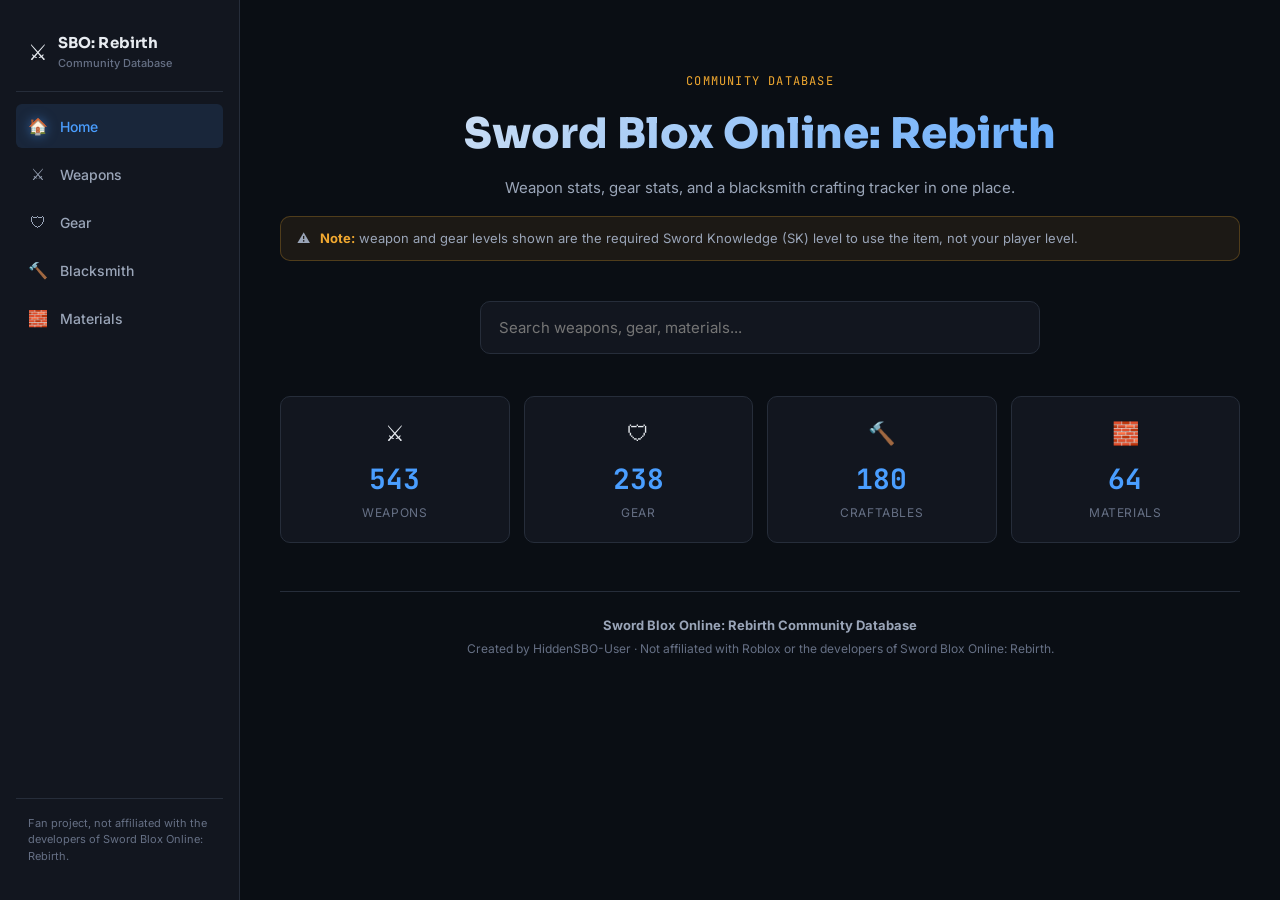
<file: index.html>
<!DOCTYPE html>
<html lang="en">
<head>
<meta charset="UTF-8">
<meta name="viewport" content="width=device-width, initial-scale=1.0">
<title>SBO: Rebirth Community Database</title>
<link rel="preconnect" href="https://fonts.googleapis.com">
<link href="https://fonts.googleapis.com/css2?family=Sora:wght@600;700;800&family=Inter:wght@400;500;600&family=JetBrains+Mono:wght@500;600&display=swap" rel="stylesheet">
<link rel="stylesheet" href="css/tokens.css">
<link rel="stylesheet" href="css/layout.css">
<link rel="stylesheet" href="css/components.css">
<link rel="stylesheet" href="css/home.css">
</head>
<body>

<div class="app-shell">

  <div class="sidebar-scrim" id="sidebar-scrim"></div>

  <aside class="sidebar" id="sidebar">
    <div class="sidebar-brand">
      <span class="sidebar-brand-mark">⚔</span>
      <div>
        <div class="sidebar-brand-text">SBO: Rebirth</div>
        <div class="sidebar-brand-sub">Community Database</div>
      </div>
    </div>

    <a class="nav-link active" href="index.html">
      <span class="nav-link-icon">🏠</span> Home
    </a>
    <a class="nav-link" href="weapons.html">
      <span class="nav-link-icon">⚔</span> Weapons
    </a>
    <a class="nav-link" href="gear.html">
      <span class="nav-link-icon">🛡</span> Gear
    </a>
    <a class="nav-link" href="blacksmith.html">
      <span class="nav-link-icon">🔨</span> Blacksmith
    </a>
    <a class="nav-link" href="materials.html">
      <span class="nav-link-icon">🧱</span> Materials
    </a>

    <div class="sidebar-footer">
      Fan project, not affiliated with the developers of Sword Blox Online: Rebirth.
    </div>
  </aside>

  <div class="topbar">
    <div class="topbar-brand"><span>⚔</span> SBO: Rebirth</div>
    <button class="menu-toggle" id="menu-toggle" aria-label="Open menu">☰</button>
  </div>

  <main class="main-content">

    <section class="hero">
      <p class="hero-eyebrow">Community Database</p>
      <h1 class="hero-title">Sword Blox Online: Rebirth</h1>
      <p class="hero-description">Weapon stats, gear stats, and a blacksmith crafting tracker in one place.</p>

      <div class="disclaimer-banner">
        <span>⚠️</span>
        <span><strong>Note:</strong> weapon and gear levels shown are the required Sword Knowledge (SK) level to use the item, not your player level.</span>
      </div>
    </section>

    <section class="home-search-section">
      <div class="home-search-wrap">
        <input type="text" id="global-search" class="home-search-input" placeholder="Search weapons, gear, materials...">
        <div id="search-results" class="search-results-panel"></div>
      </div>
    </section>

    <section class="stats-grid">
      <div class="stat-card">
        <div class="stat-card-icon">⚔</div>
        <div class="stat-card-number" id="weapon-count">0</div>
        <div class="stat-card-label">Weapons</div>
      </div>
      <div class="stat-card">
        <div class="stat-card-icon">🛡</div>
        <div class="stat-card-number" id="gear-count">0</div>
        <div class="stat-card-label">Gear</div>
      </div>
      <div class="stat-card">
        <div class="stat-card-icon">🔨</div>
        <div class="stat-card-number" id="craft-count">0</div>
        <div class="stat-card-label">Craftables</div>
      </div>
      <div class="stat-card">
        <div class="stat-card-icon">🧱</div>
        <div class="stat-card-number" id="material-count">0</div>
        <div class="stat-card-label">Materials</div>
      </div>
    </section>

    <footer class="site-footer">
      <strong>Sword Blox Online: Rebirth Community Database</strong>
      Created by HiddenSBO-User &middot; Not affiliated with Roblox or the developers of Sword Blox Online: Rebirth.
    </footer>

  </main>

</div>

<script src="js/shared.js"></script>
<script src="js/home.js"></script>

</body>
</html>
</file>
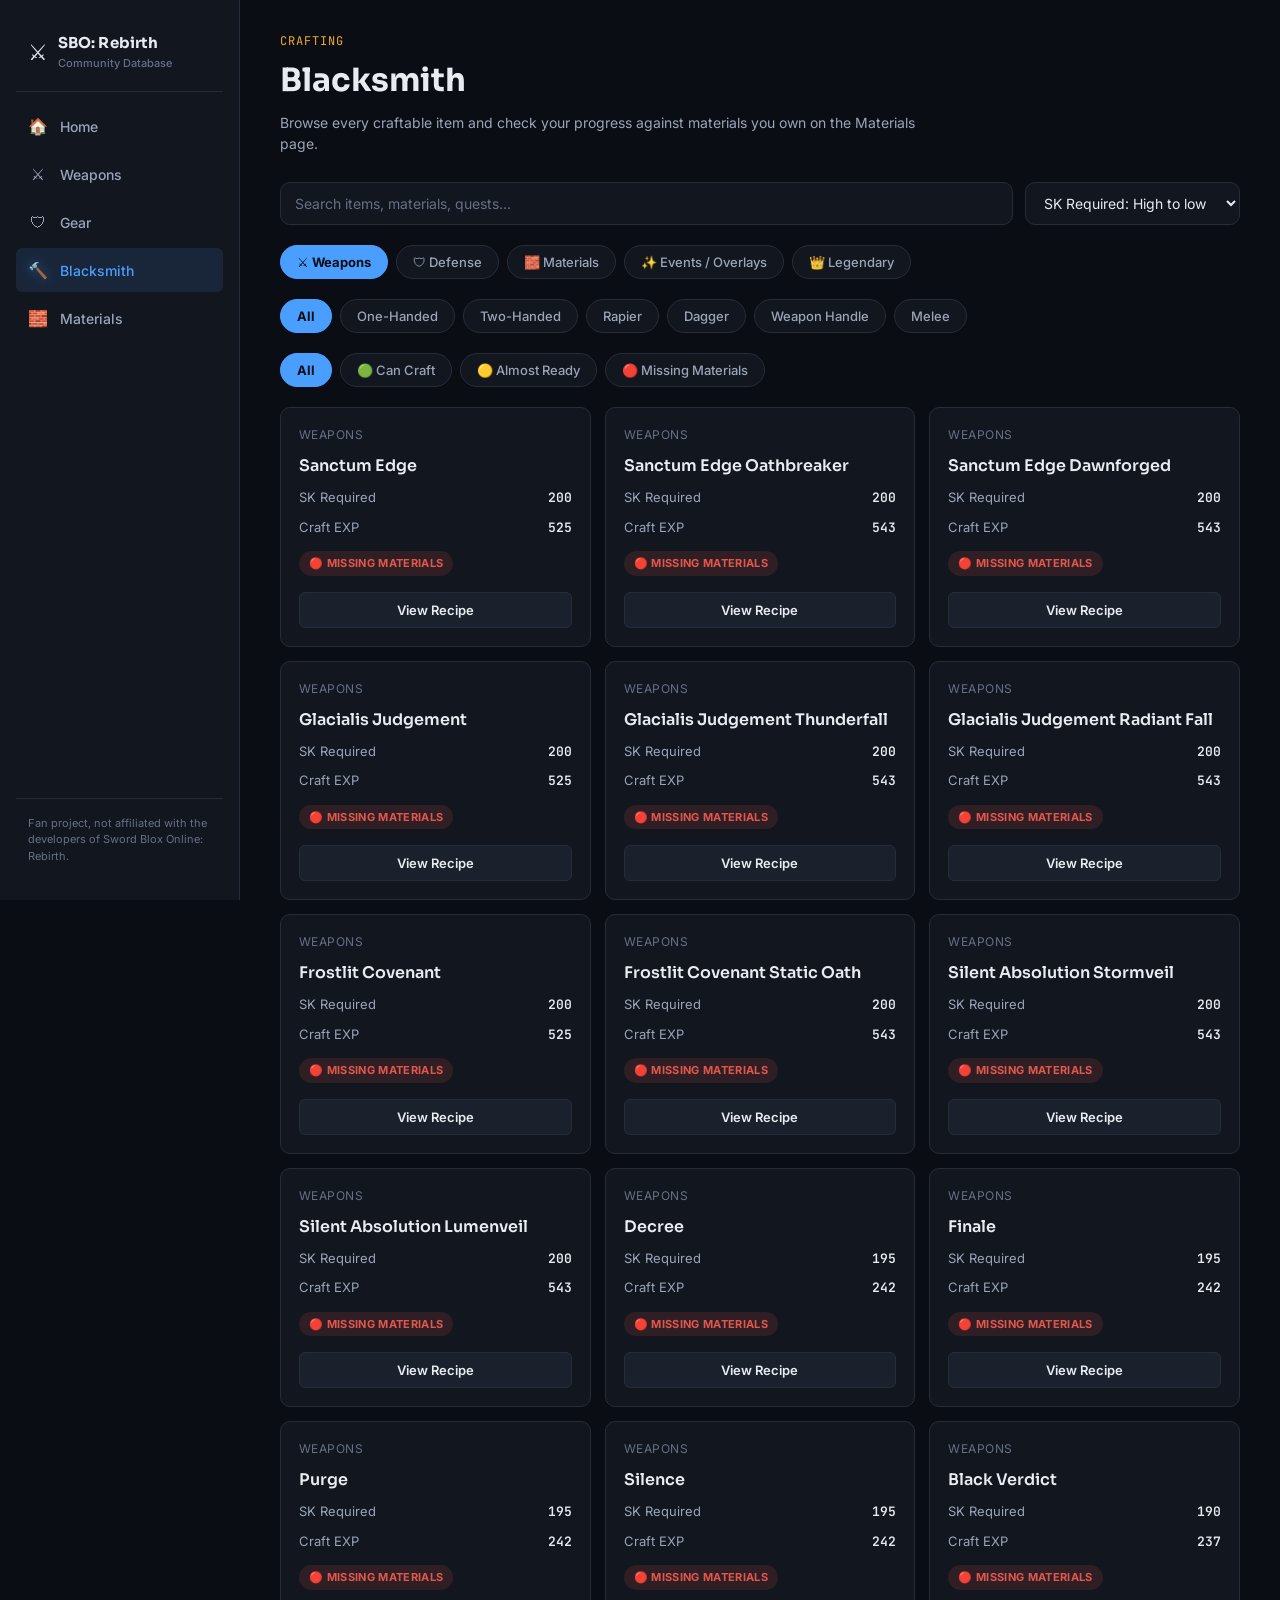
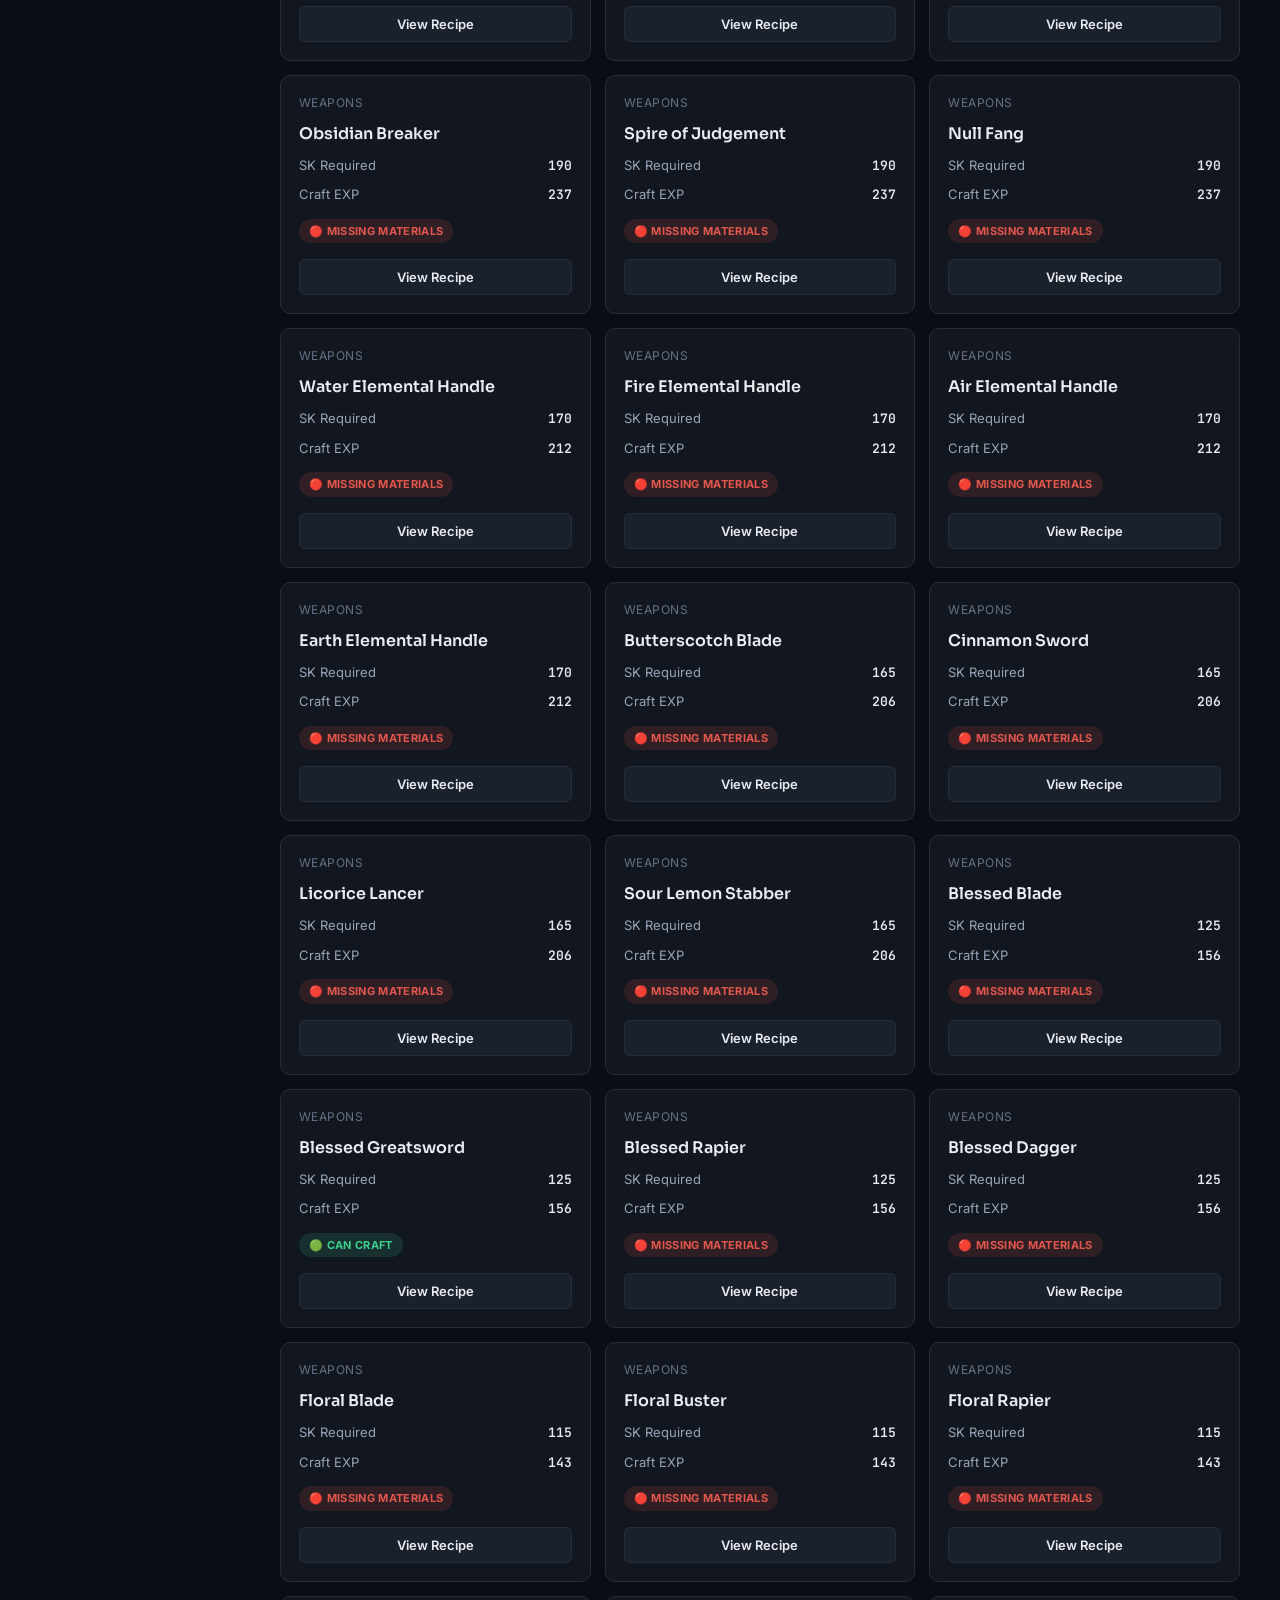
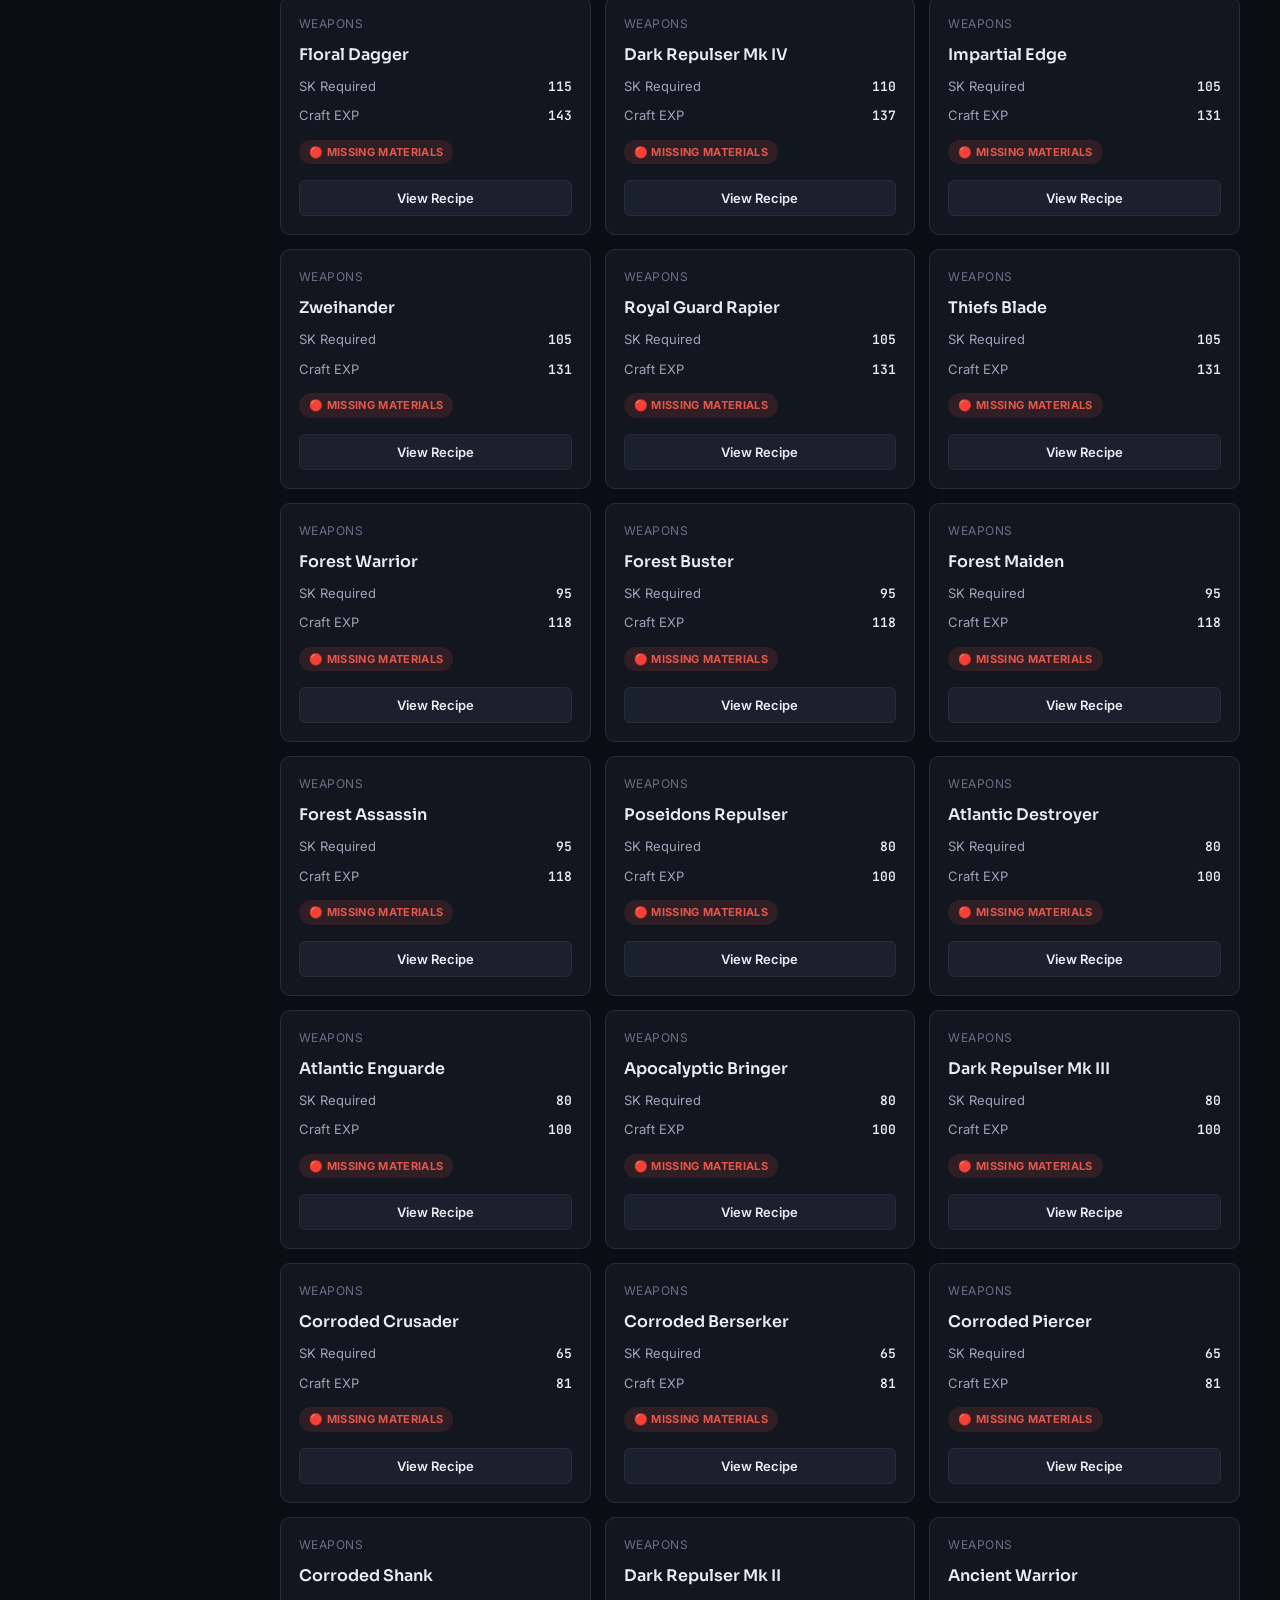
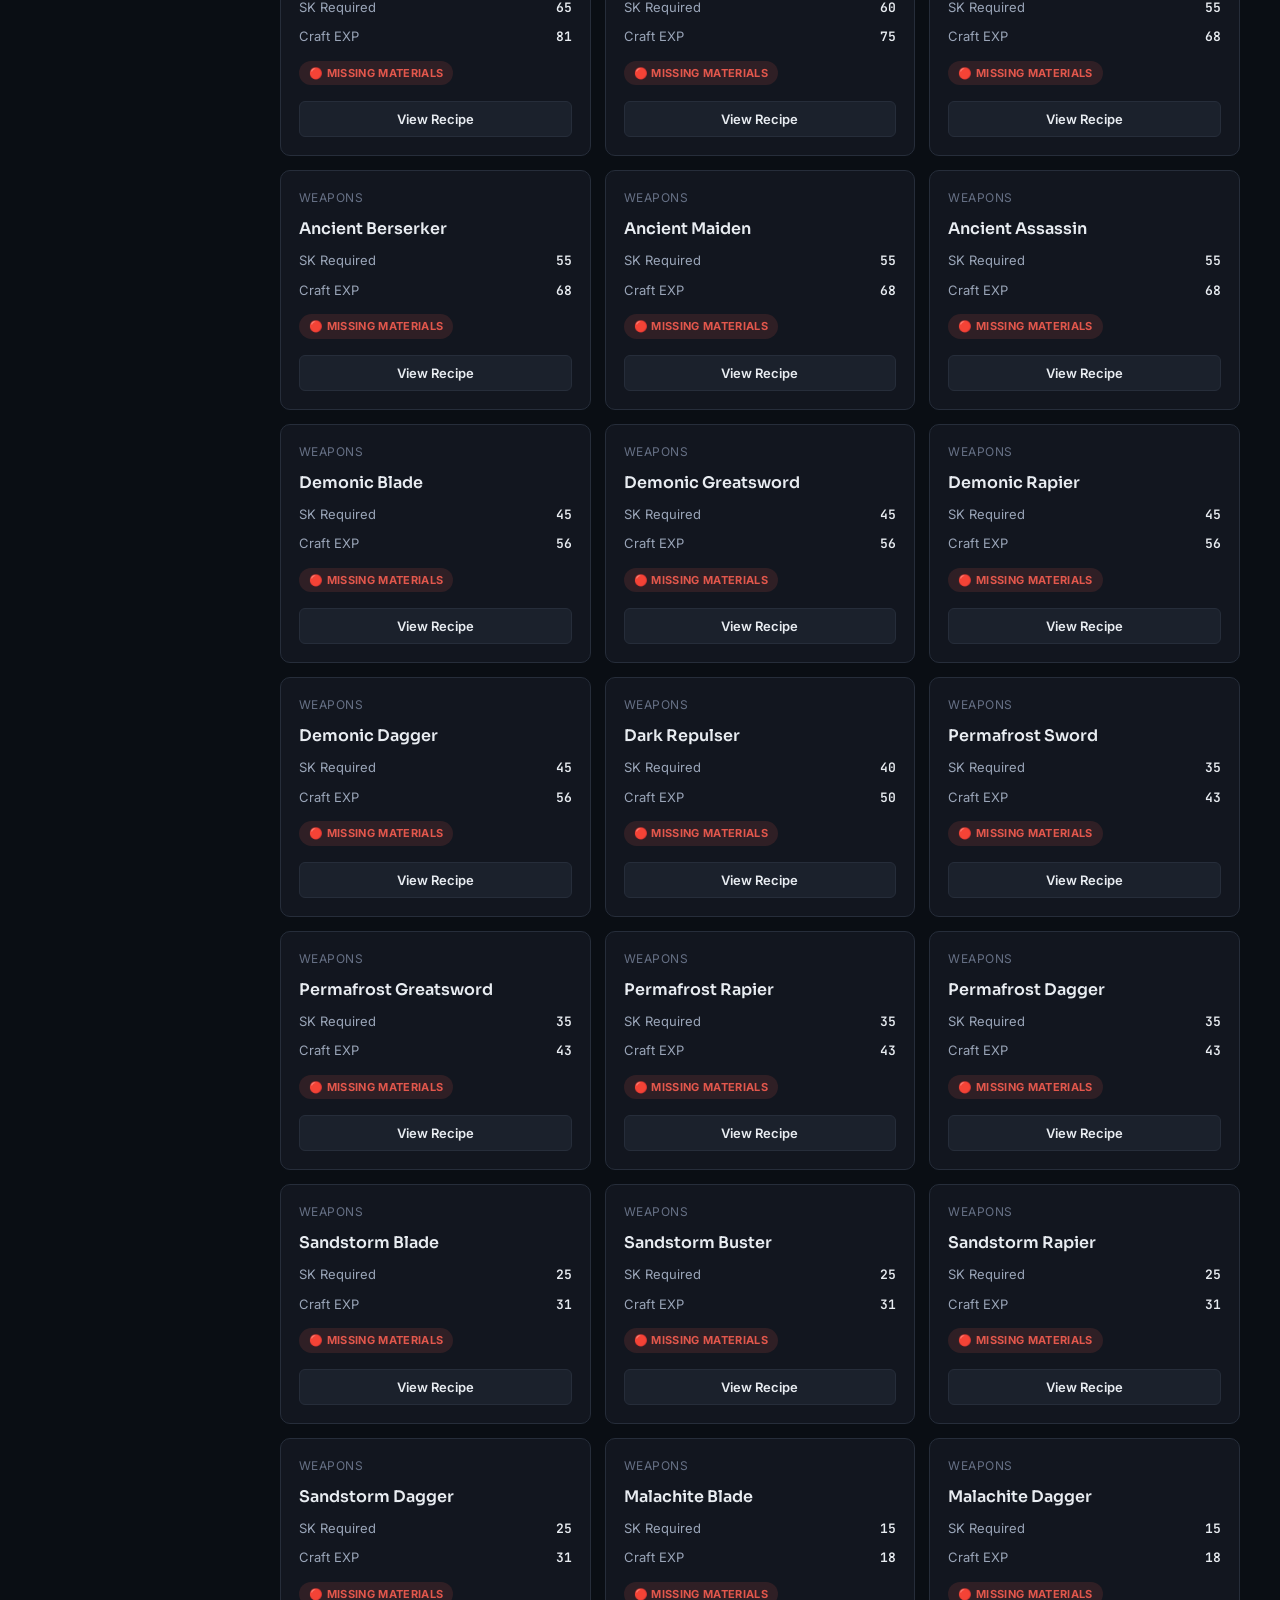
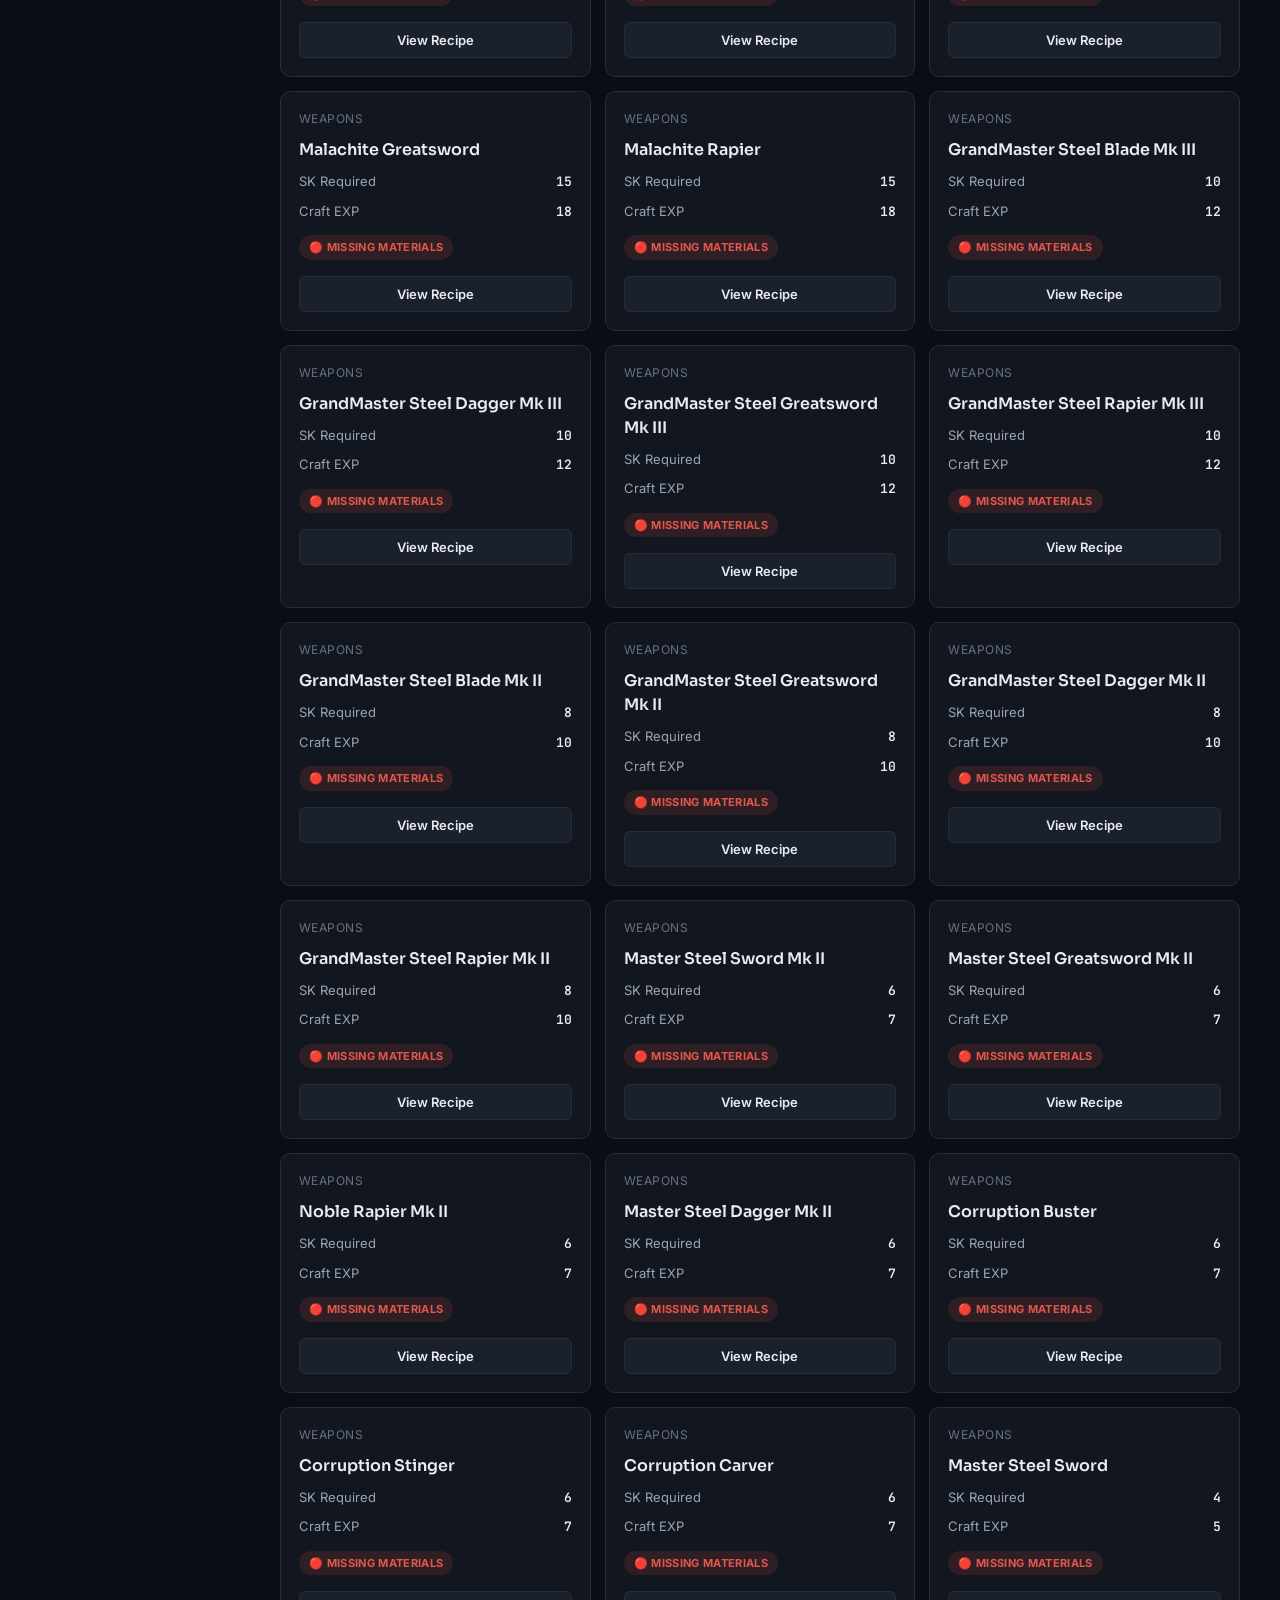
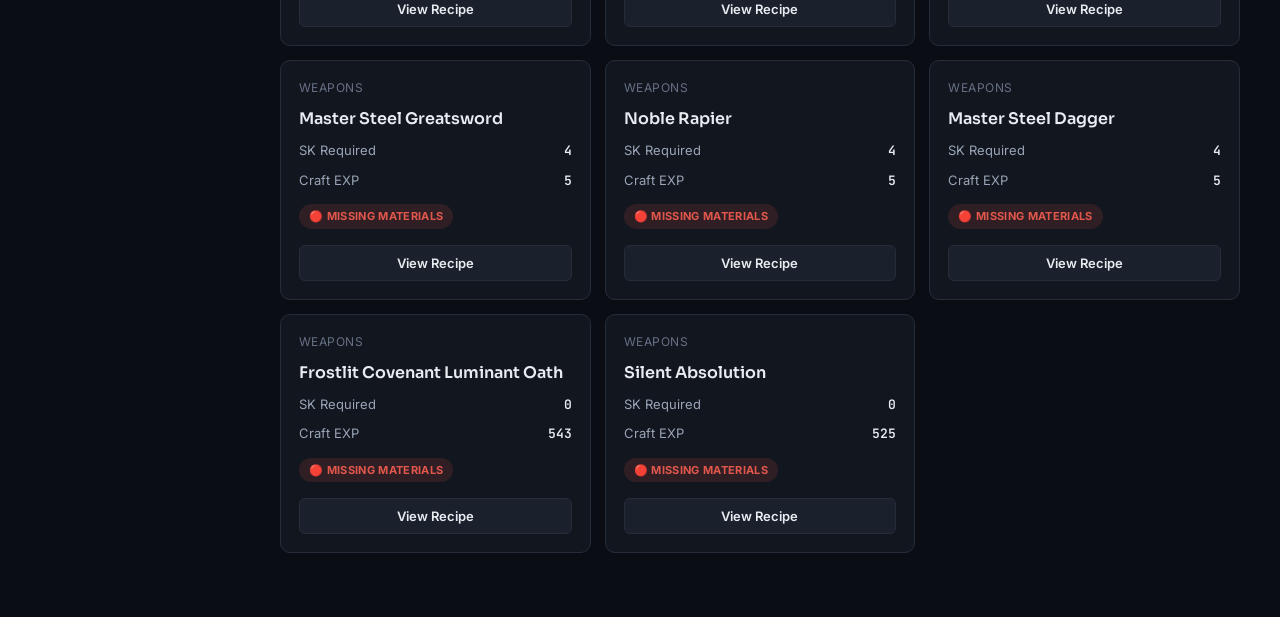
<file: blacksmith.html>
<!DOCTYPE html>
<html lang="en">
<head>
<meta charset="UTF-8">
<meta name="viewport" content="width=device-width, initial-scale=1.0">
<title>Blacksmith | SBO: Rebirth Database</title>
<link rel="preconnect" href="https://fonts.googleapis.com">
<link href="https://fonts.googleapis.com/css2?family=Sora:wght@600;700;800&family=Inter:wght@400;500;600&family=JetBrains+Mono:wght@500;600&display=swap" rel="stylesheet">
<link rel="stylesheet" href="css/tokens.css">
<link rel="stylesheet" href="css/layout.css">
<link rel="stylesheet" href="css/components.css">
</head>
<body>

<div class="app-shell">

  <div class="sidebar-scrim" id="sidebar-scrim"></div>

  <aside class="sidebar" id="sidebar">
    <div class="sidebar-brand">
      <span class="sidebar-brand-mark">⚔</span>
      <div>
        <div class="sidebar-brand-text">SBO: Rebirth</div>
        <div class="sidebar-brand-sub">Community Database</div>
      </div>
    </div>

    <a class="nav-link" href="index.html"><span class="nav-link-icon">🏠</span> Home</a>
    <a class="nav-link" href="weapons.html"><span class="nav-link-icon">⚔</span> Weapons</a>
    <a class="nav-link" href="gear.html"><span class="nav-link-icon">🛡</span> Gear</a>
    <a class="nav-link active" href="blacksmith.html"><span class="nav-link-icon">🔨</span> Blacksmith</a>
    <a class="nav-link" href="materials.html"><span class="nav-link-icon">🧱</span> Materials</a>

    <div class="sidebar-footer">
      Fan project, not affiliated with the developers of Sword Blox Online: Rebirth.
    </div>
  </aside>

  <div class="topbar">
    <div class="topbar-brand"><span>⚔</span> SBO: Rebirth</div>
    <button class="menu-toggle" id="menu-toggle" aria-label="Open menu">☰</button>
  </div>

  <main class="main-content">

    <div class="page-header">
      <p class="page-eyebrow">Crafting</p>
      <h1 class="page-title">Blacksmith</h1>
      <p class="page-subtitle">Browse every craftable item and check your progress against materials you own on the Materials page.</p>
    </div>

    <div class="control-bar">
      <input type="text" id="blacksmith-search" class="search-input" placeholder="Search items, materials, quests...">
      <select id="blacksmith-sort" class="sort-select">
        <option value="sk-high">SK Required: High to low</option>
        <option value="sk-low">SK Required: Low to high</option>
        <option value="exp-high">Craft EXP: High to low</option>
        <option value="exp-low">Craft EXP: Low to high</option>
        <option value="az">Name: A to Z</option>
        <option value="za">Name: Z to A</option>
      </select>
    </div>

    <div class="chip-row" id="blacksmith-category-row">
      <button class="chip active" data-category="Weapons">⚔ Weapons</button>
      <button class="chip" data-category="Defense">🛡 Defense</button>
      <button class="chip" data-category="Materials">🧱 Materials</button>
      <button class="chip" data-category="Events / Overlays">✨ Events / Overlays</button>
      <button class="chip" data-category="Legendary">👑 Legendary</button>
    </div>

    <div class="chip-row" id="blacksmith-subcategories"></div>

    <div class="chip-row" id="blacksmith-filter-row">
      <button class="chip active" data-filter="all">All</button>
      <button class="chip" data-filter="craftable">🟢 Can Craft</button>
      <button class="chip" data-filter="almost">🟡 Almost Ready</button>
      <button class="chip" data-filter="missing">🔴 Missing Materials</button>
    </div>

    <div id="blacksmith-container" class="card-grid"></div>

  </main>

</div>

<!-- DETAILS MODAL -->
<div id="blacksmith-details-box" class="modal-backdrop">
  <div class="modal-box">
    <button id="close-details" class="modal-close" aria-label="Close">✕</button>
    <div id="blacksmith-details-content"></div>
  </div>
</div>

<script src="js/shared.js"></script>
<script src="js/blacksmith.js"></script>

</body>
</html>
</file>
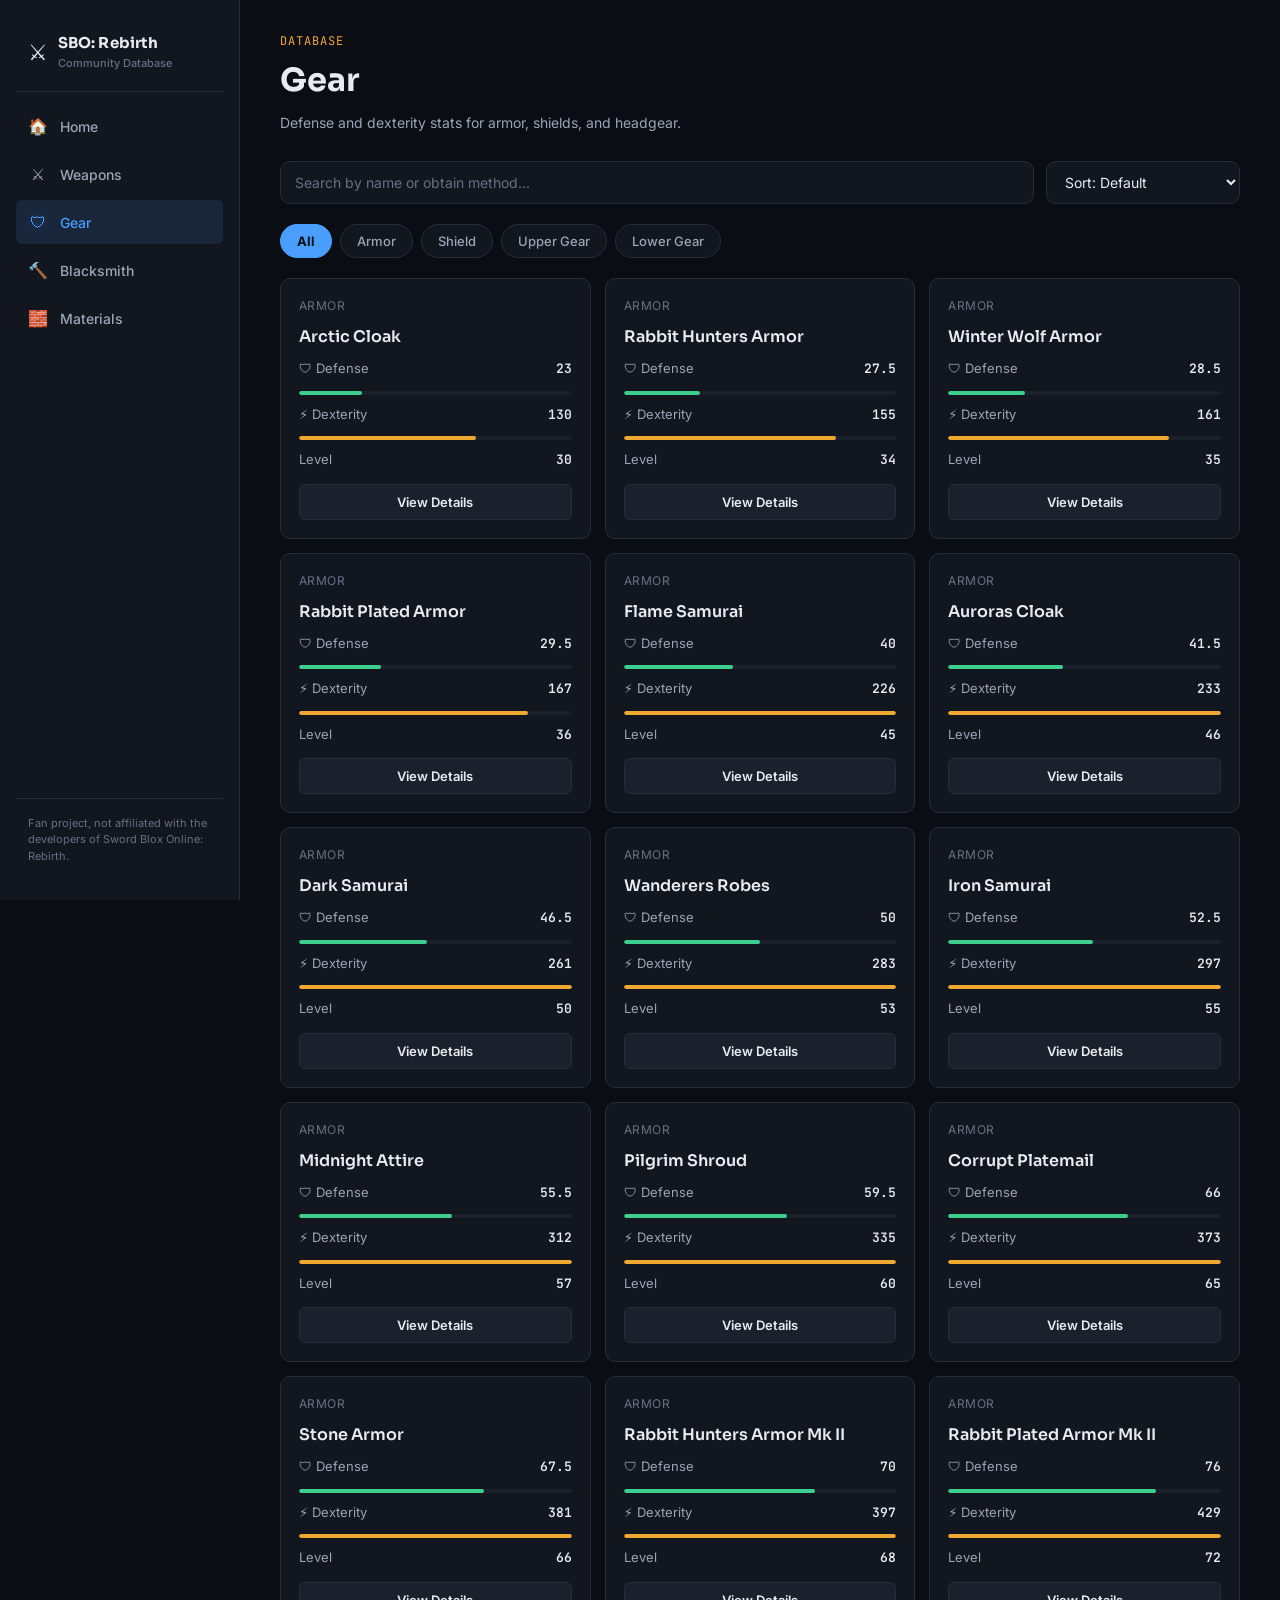
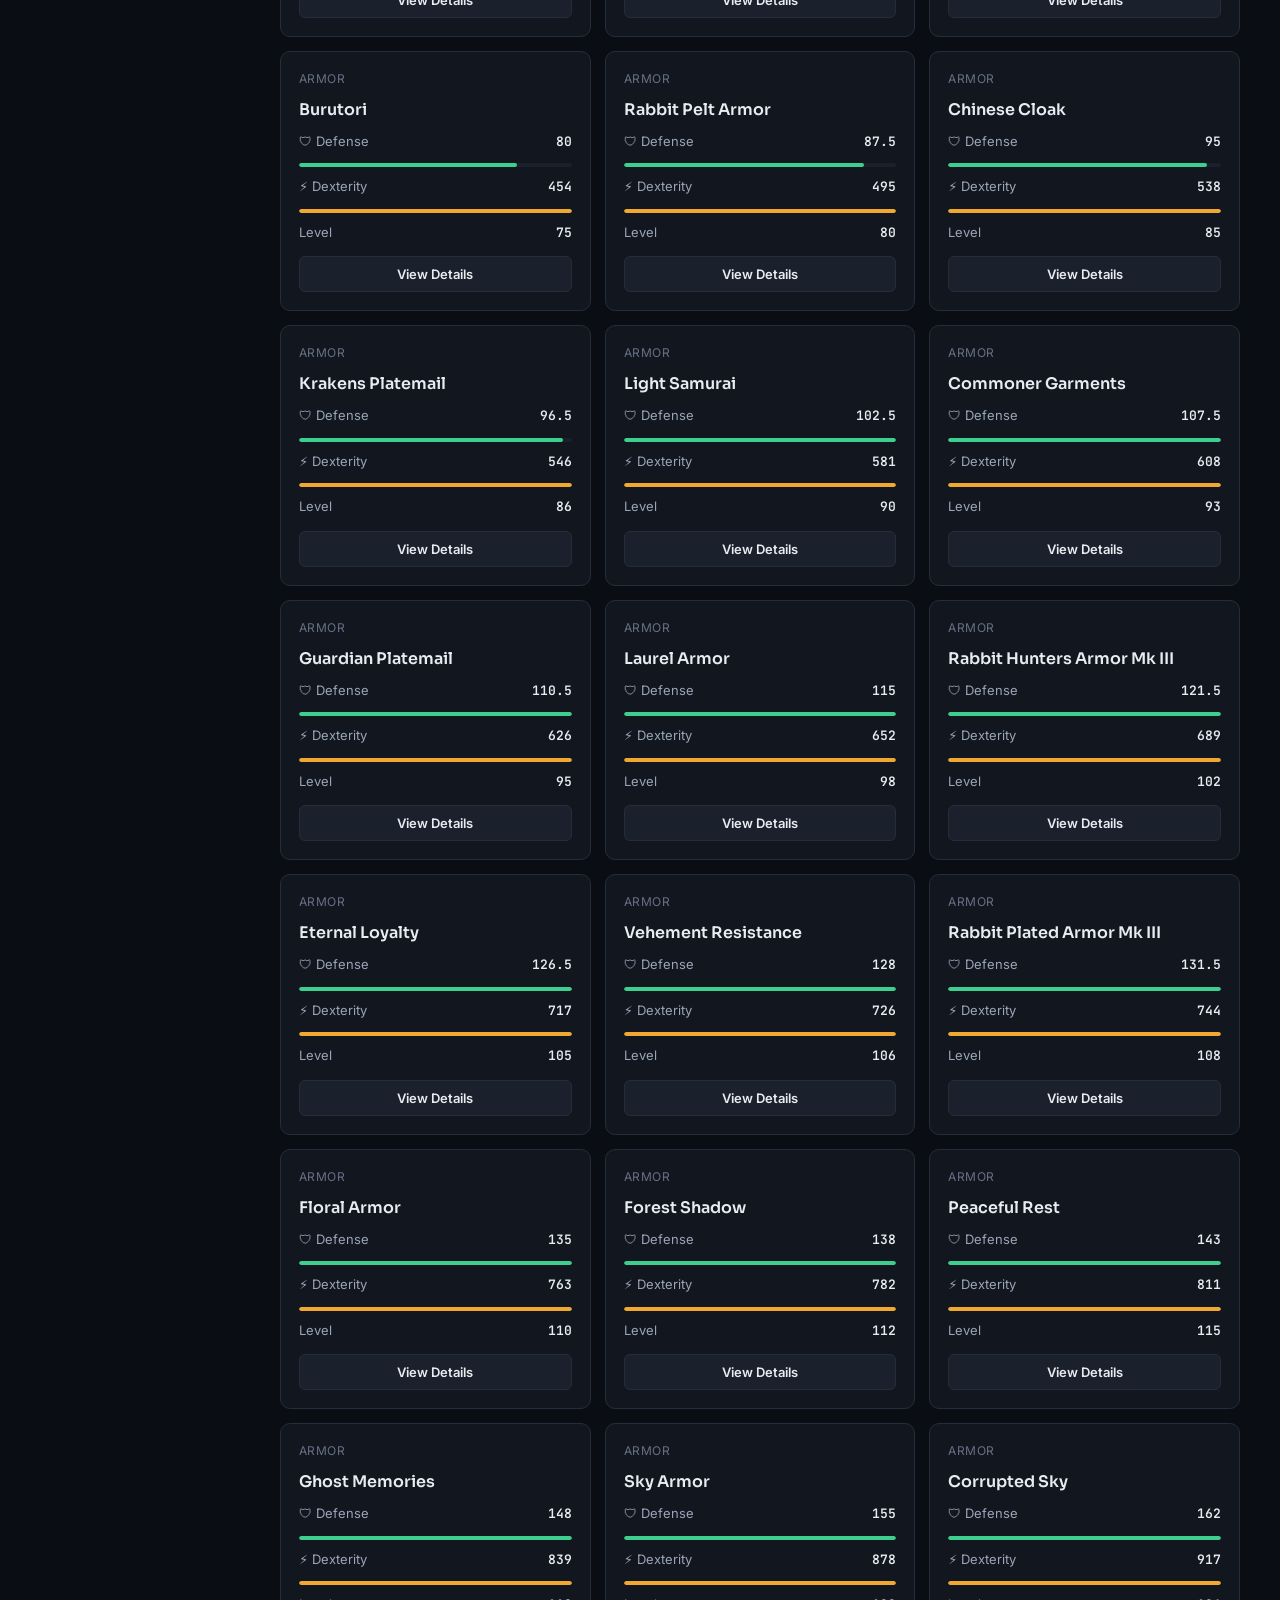
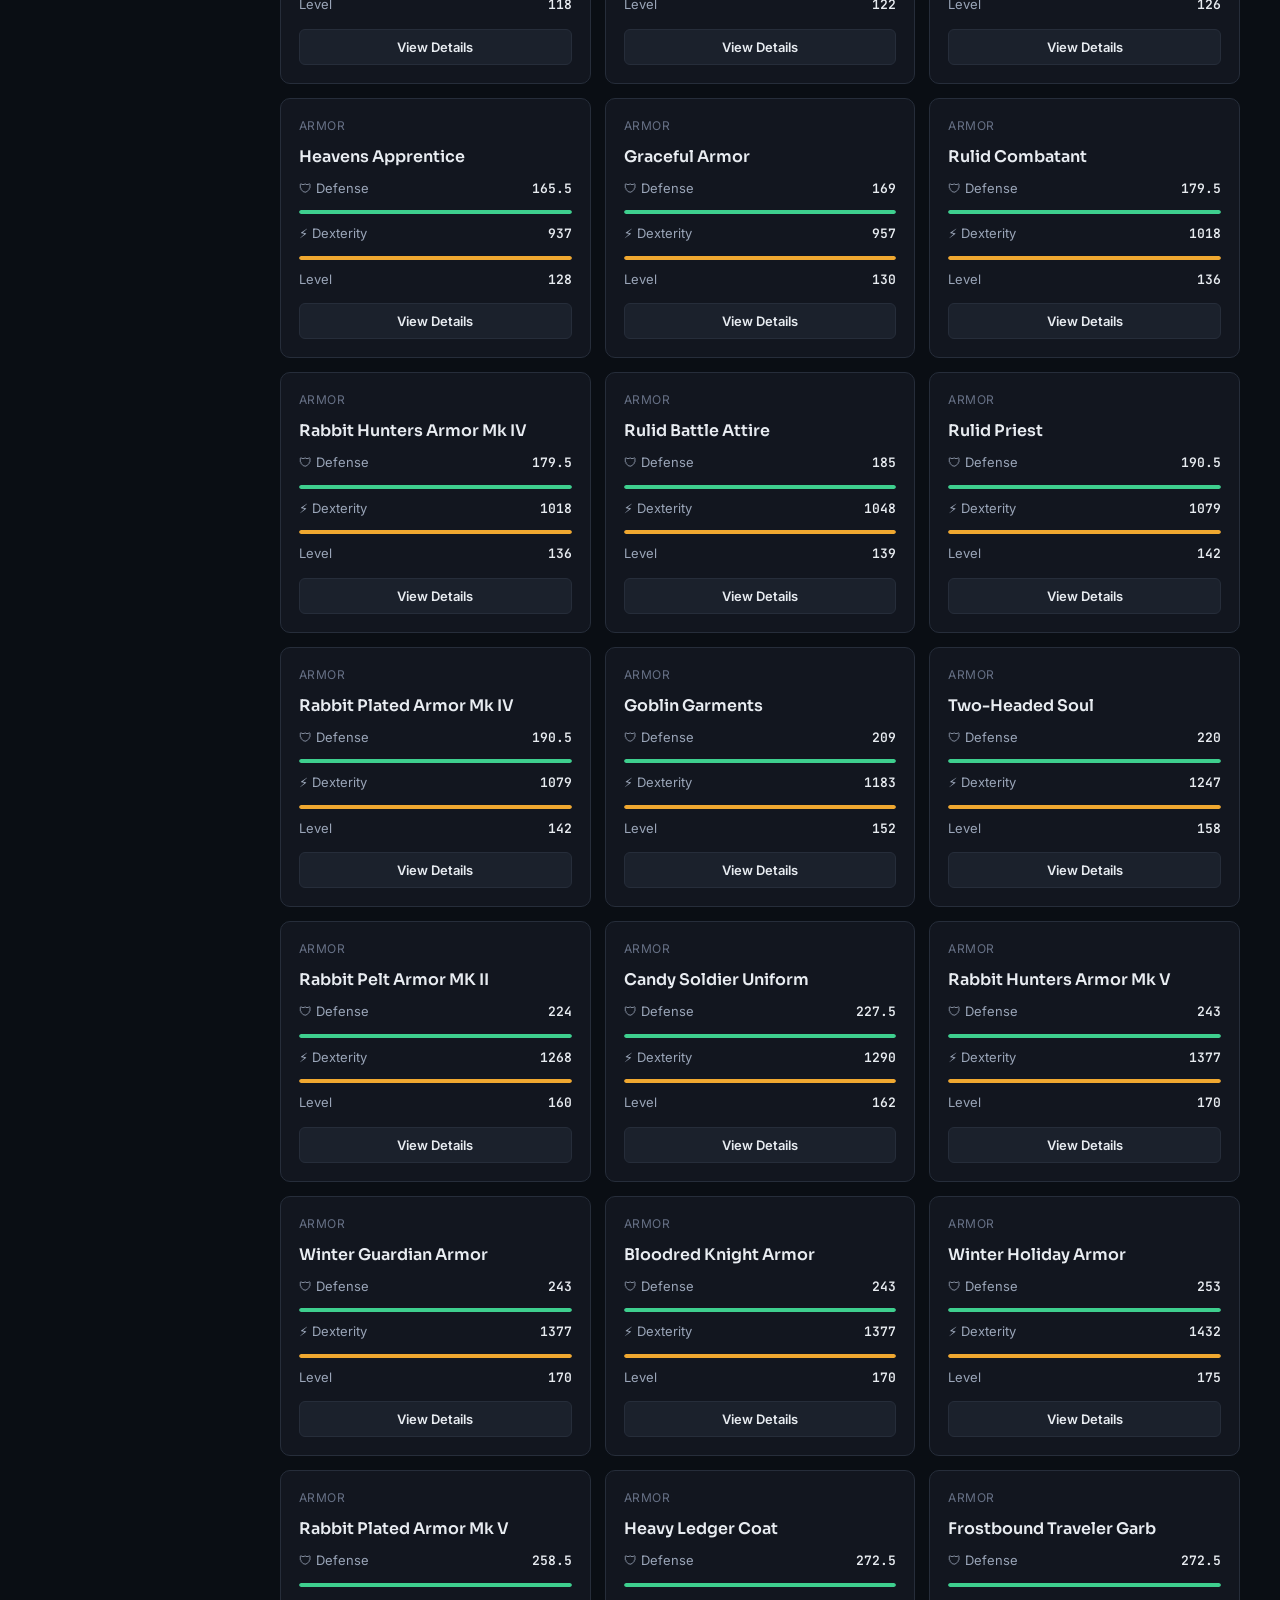
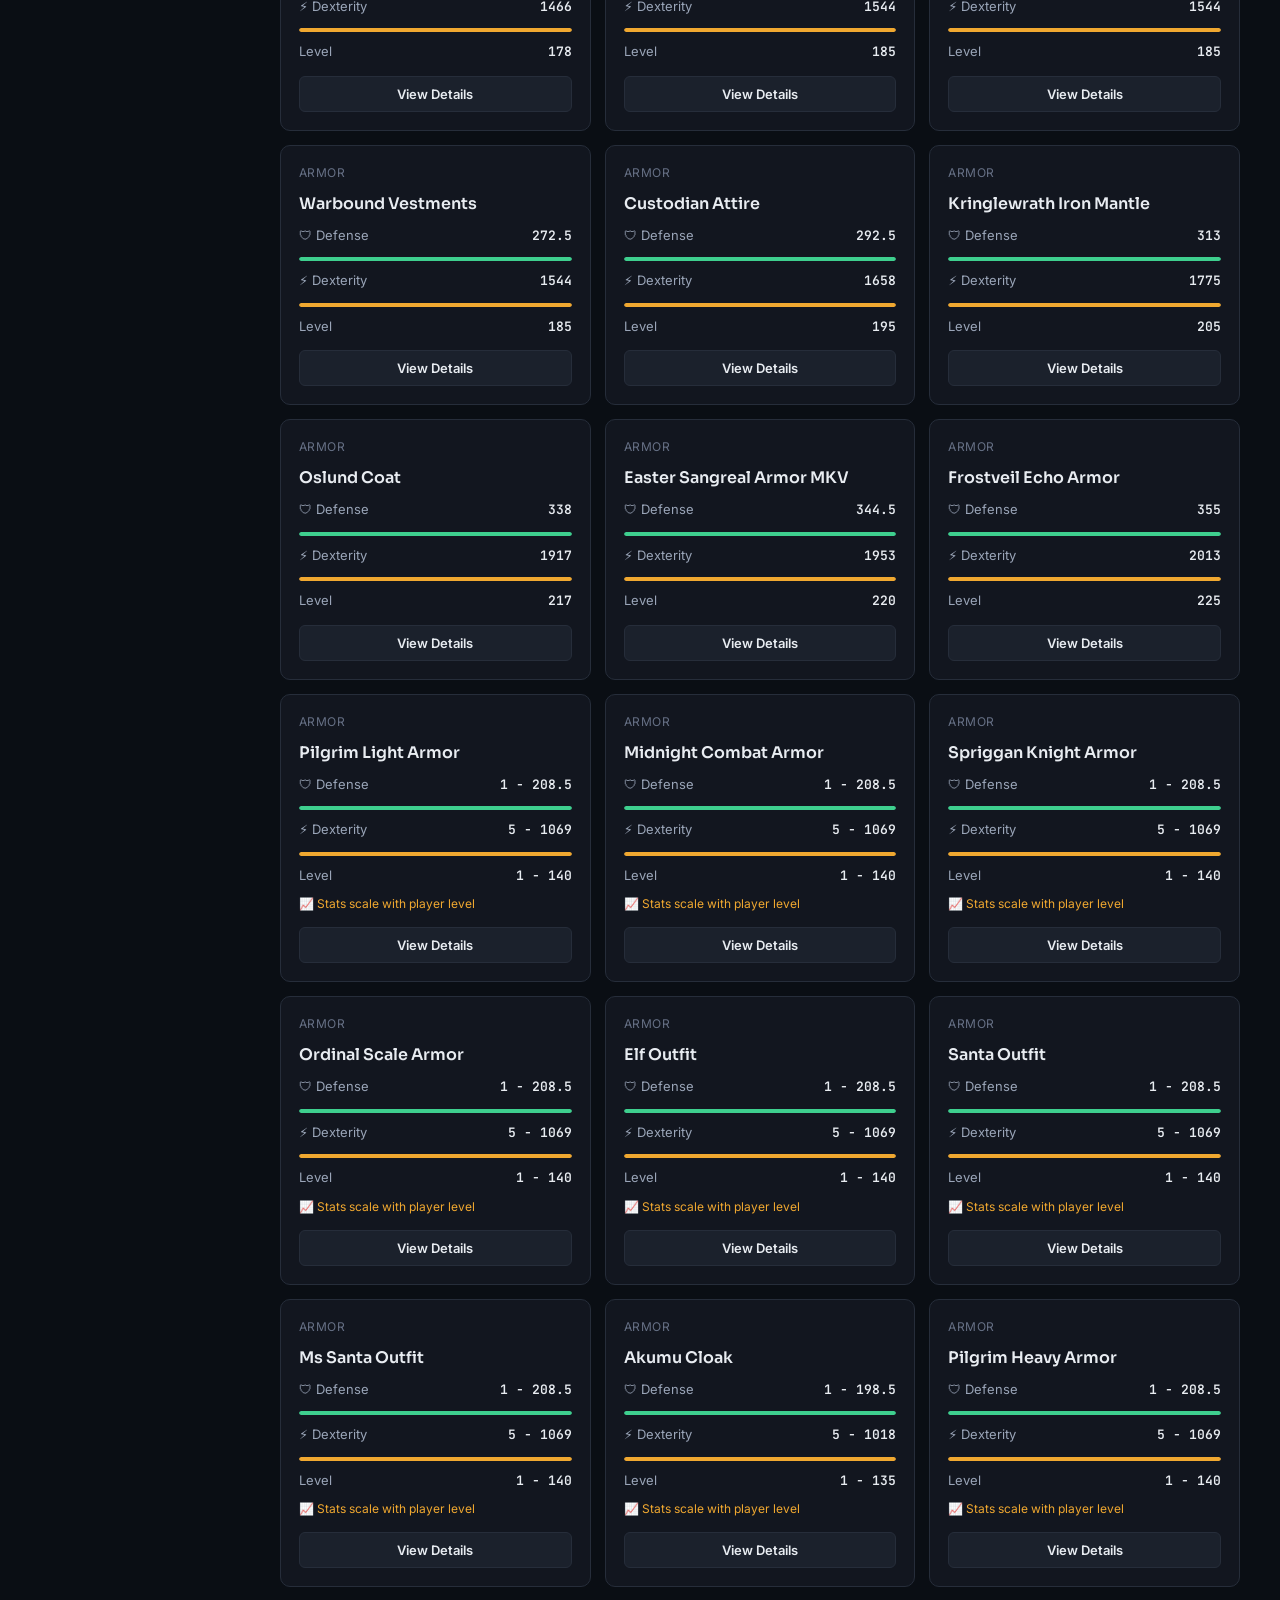
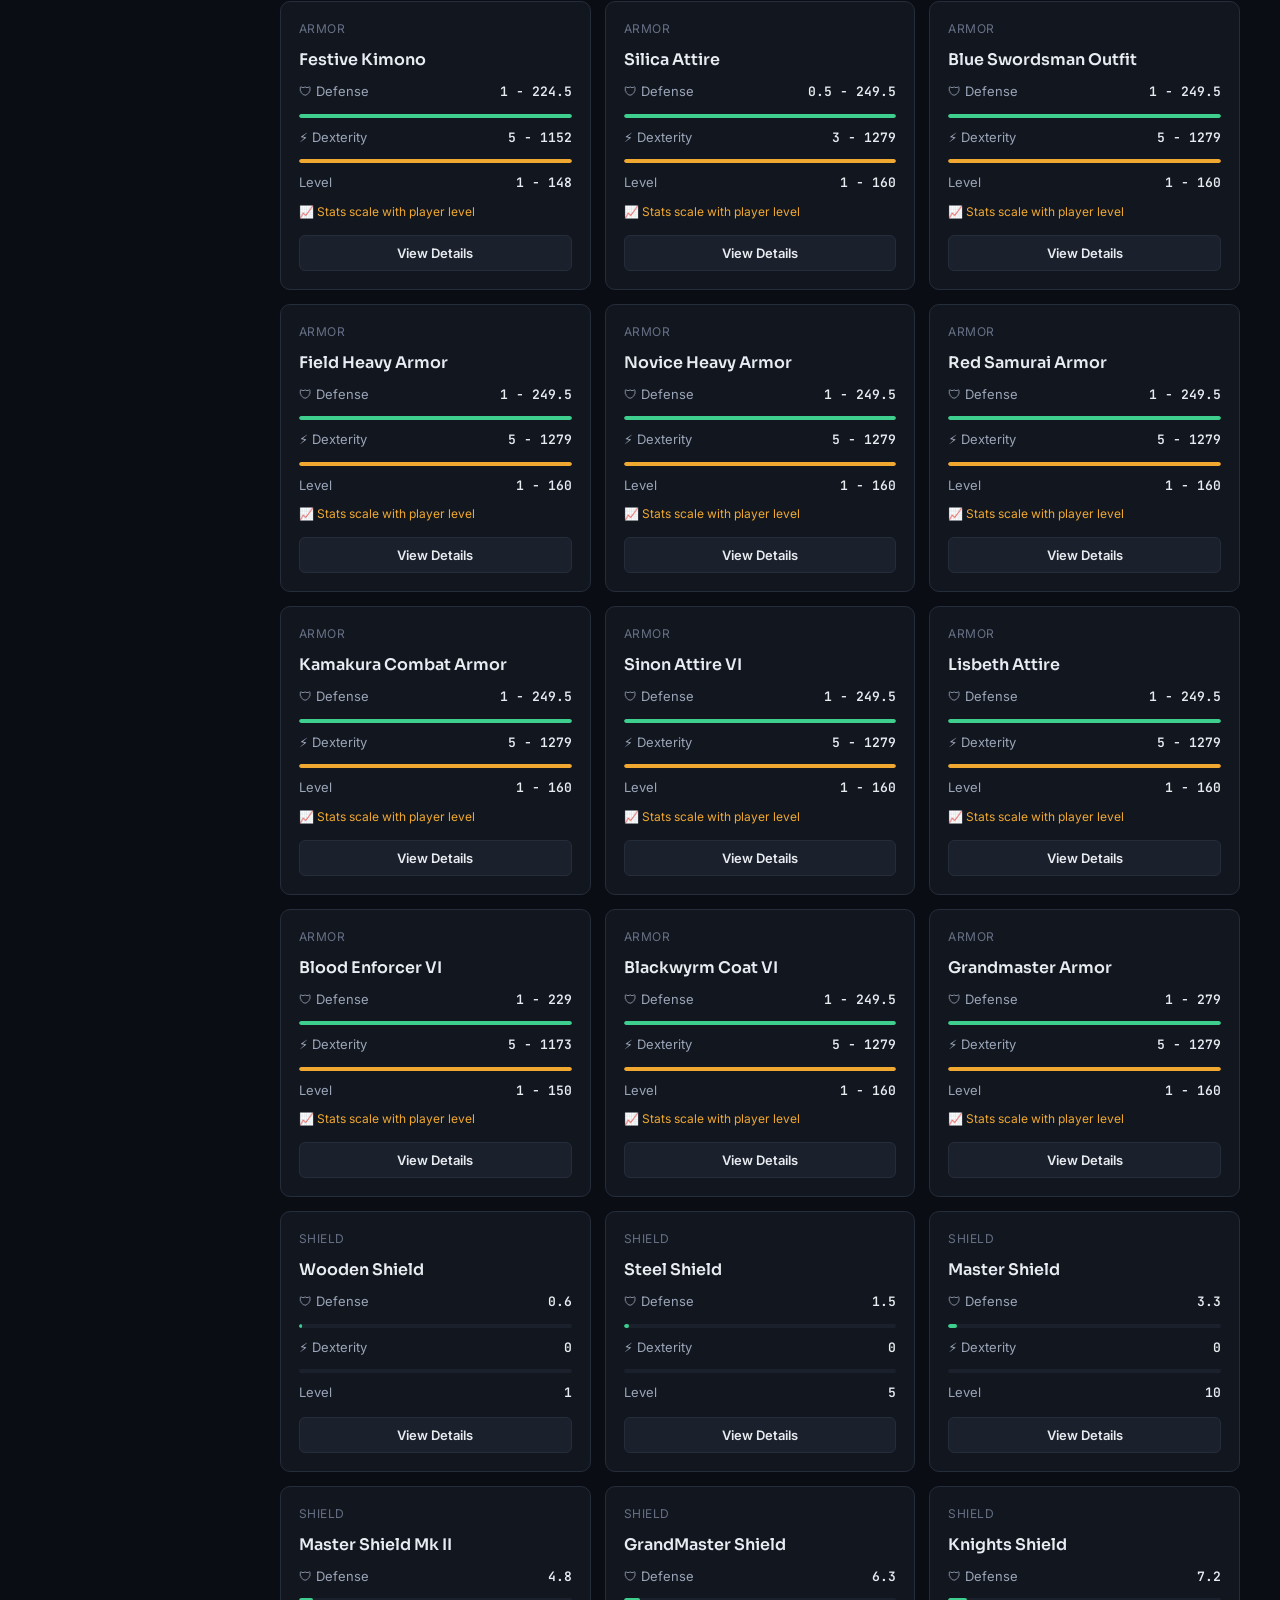
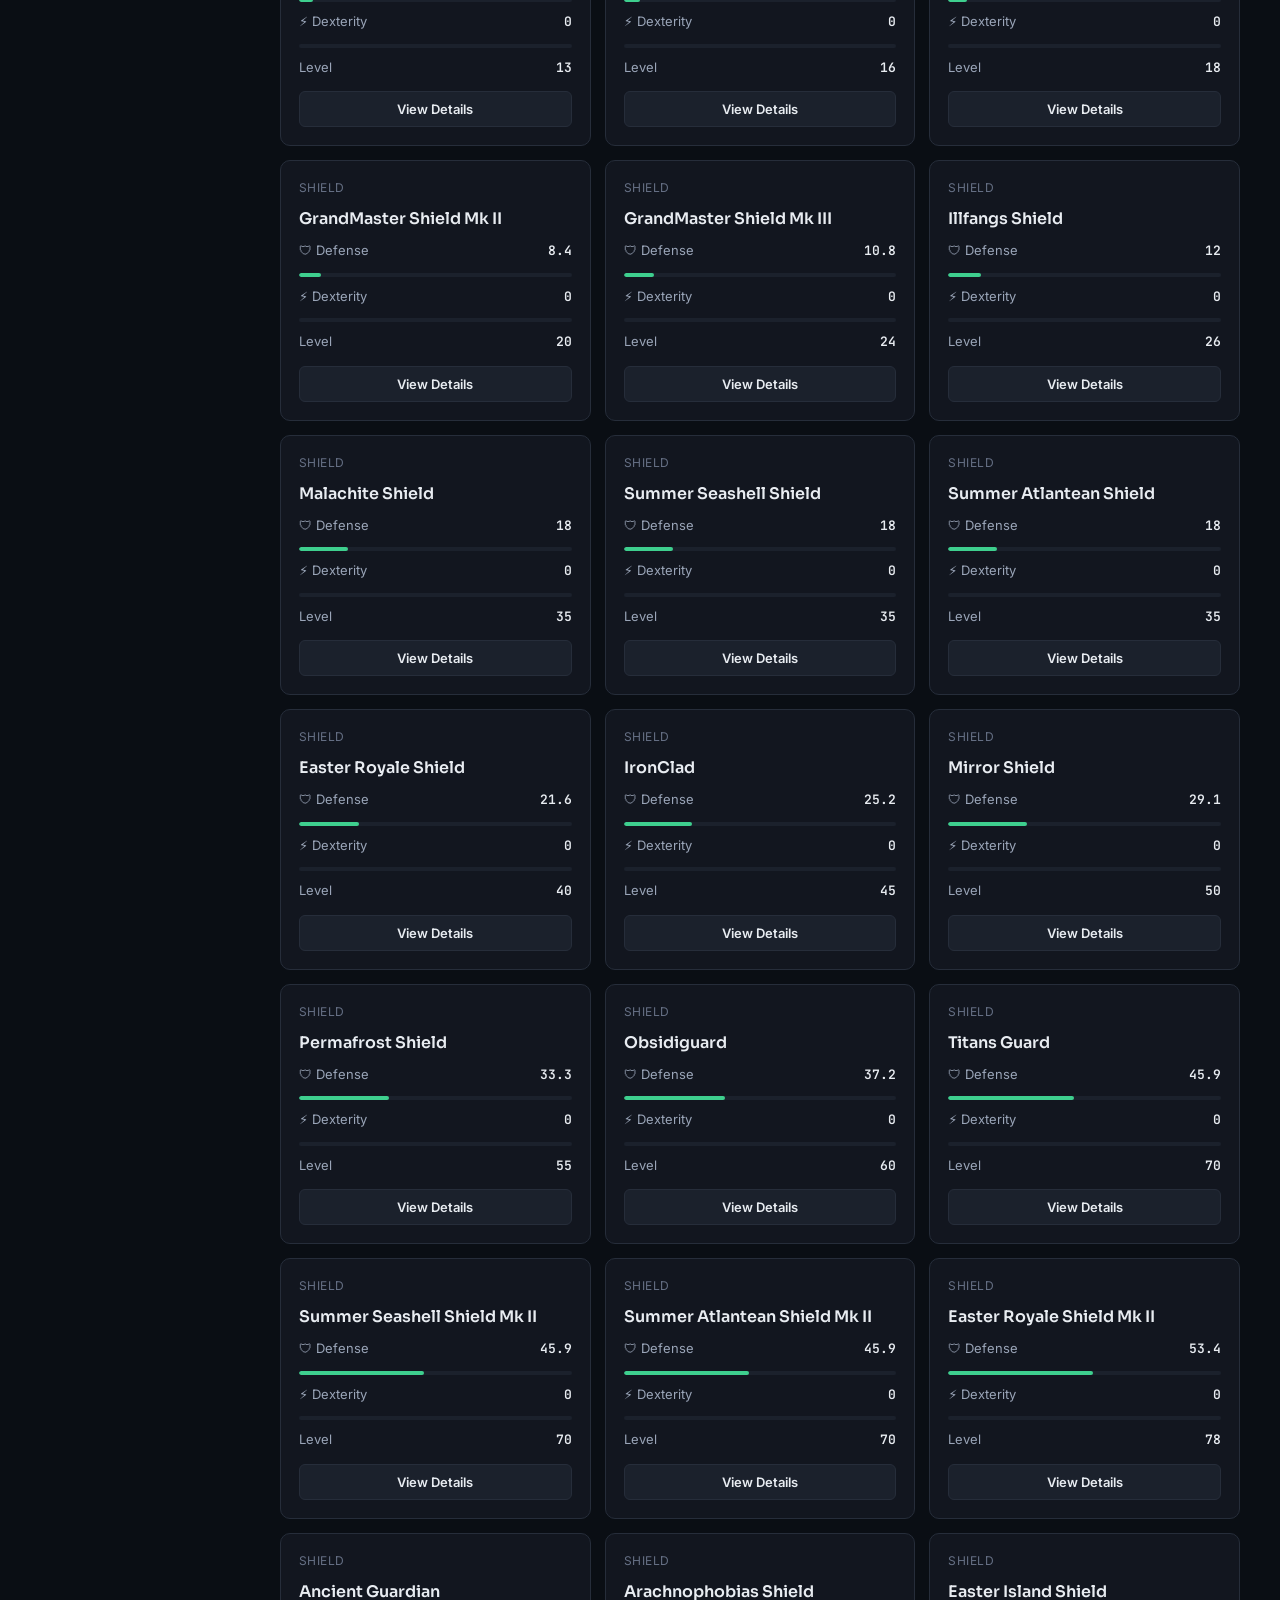
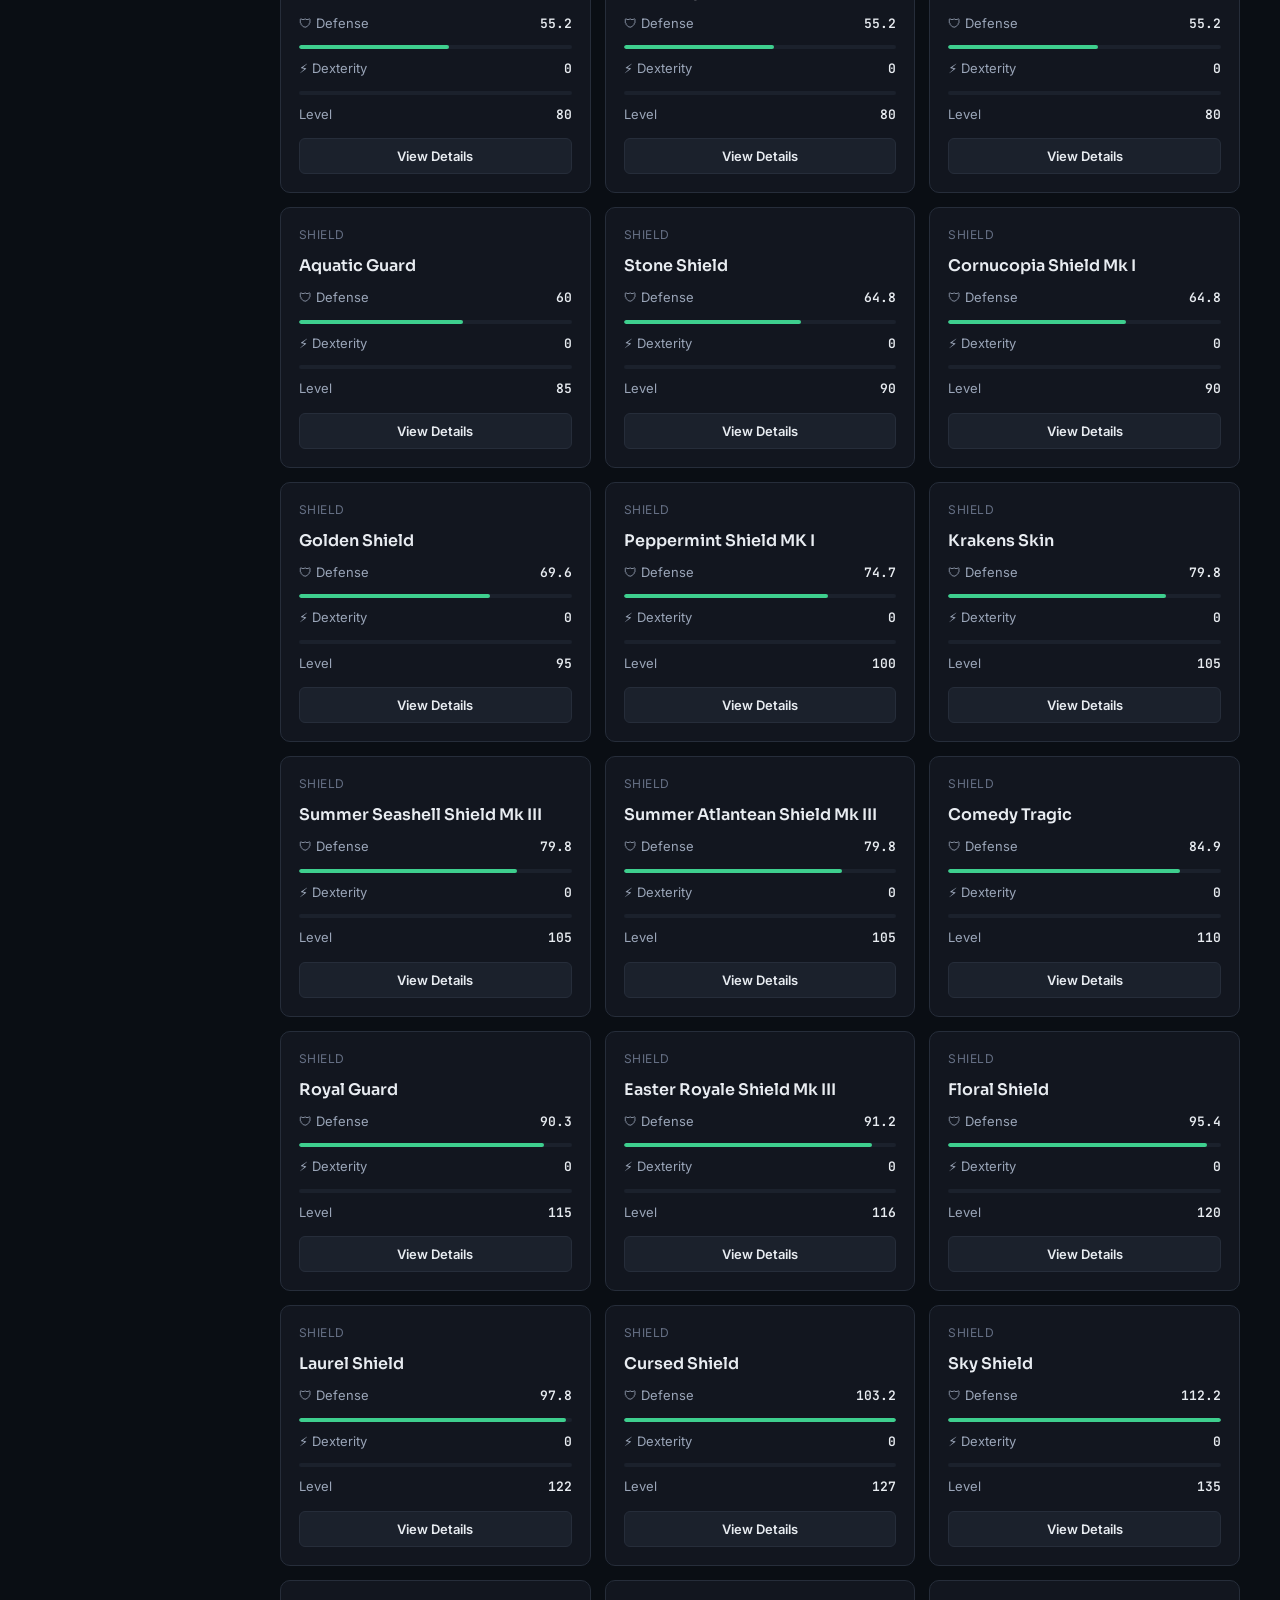
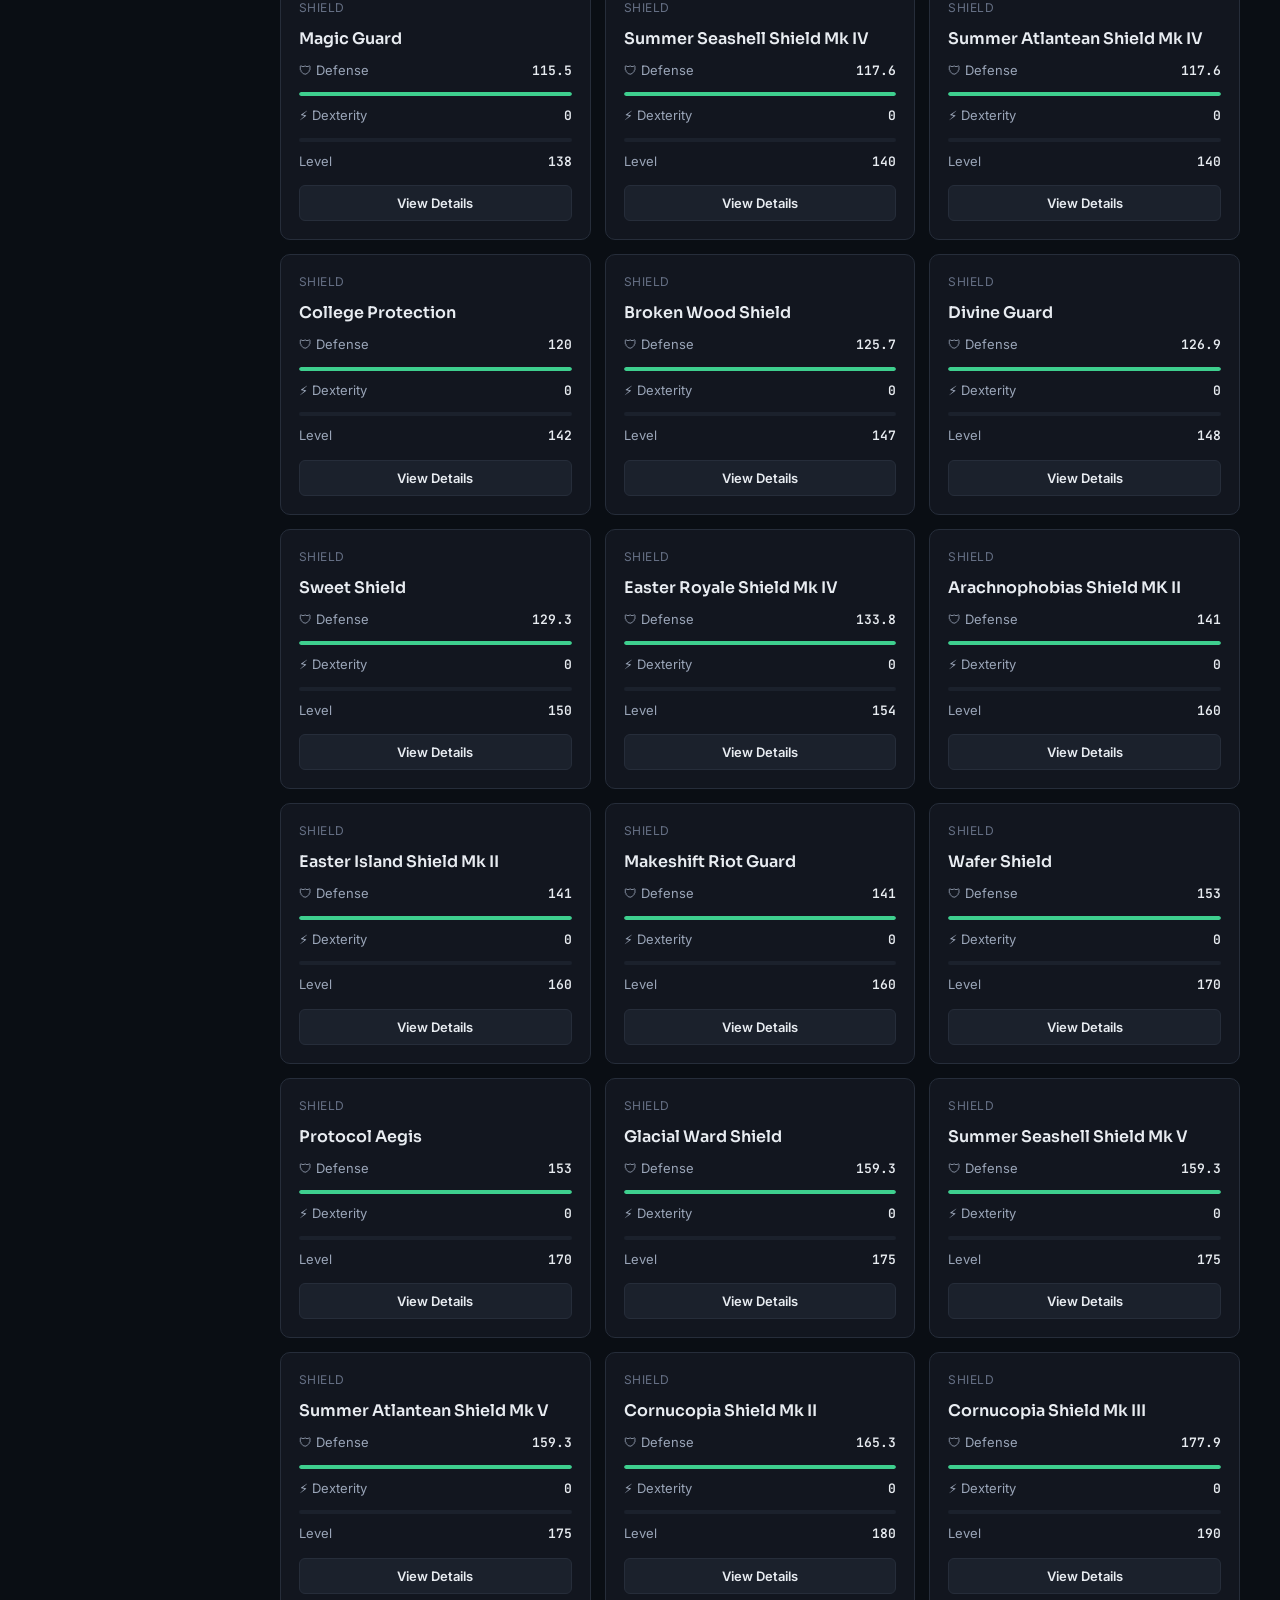
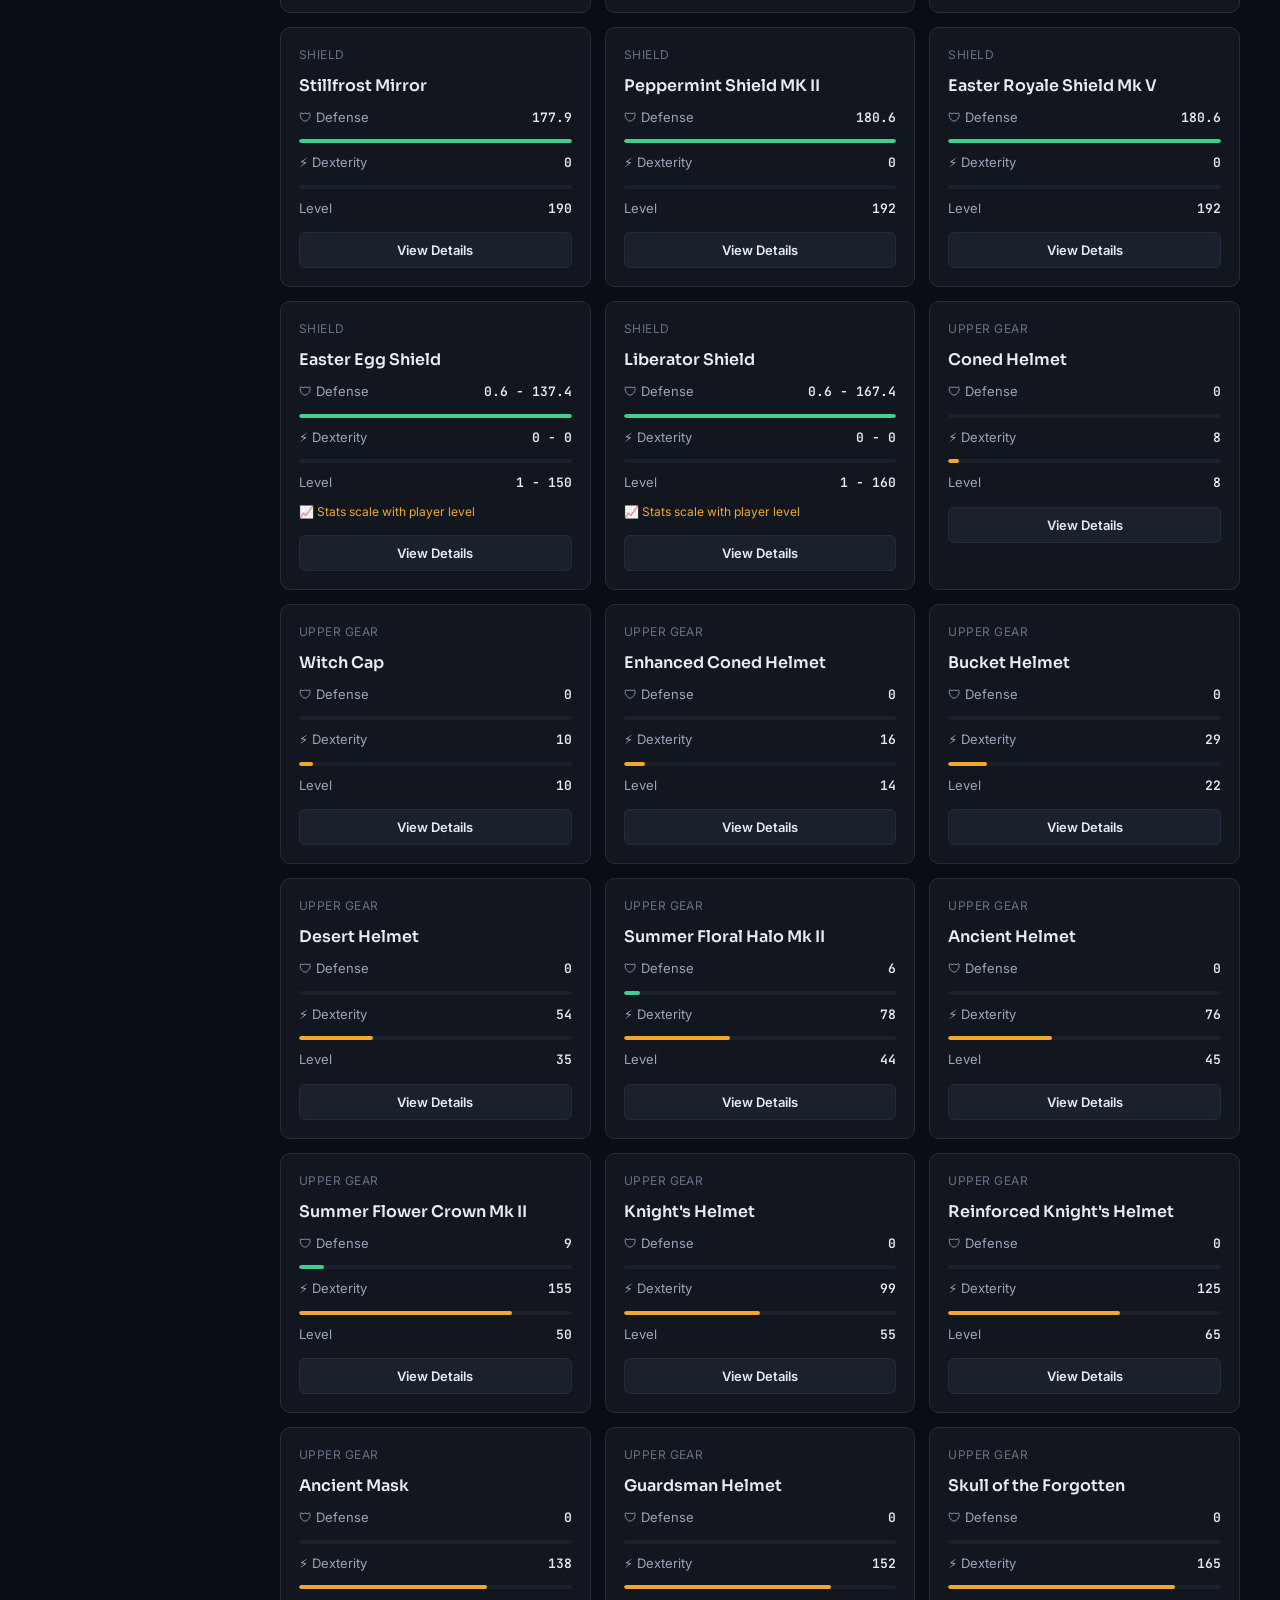
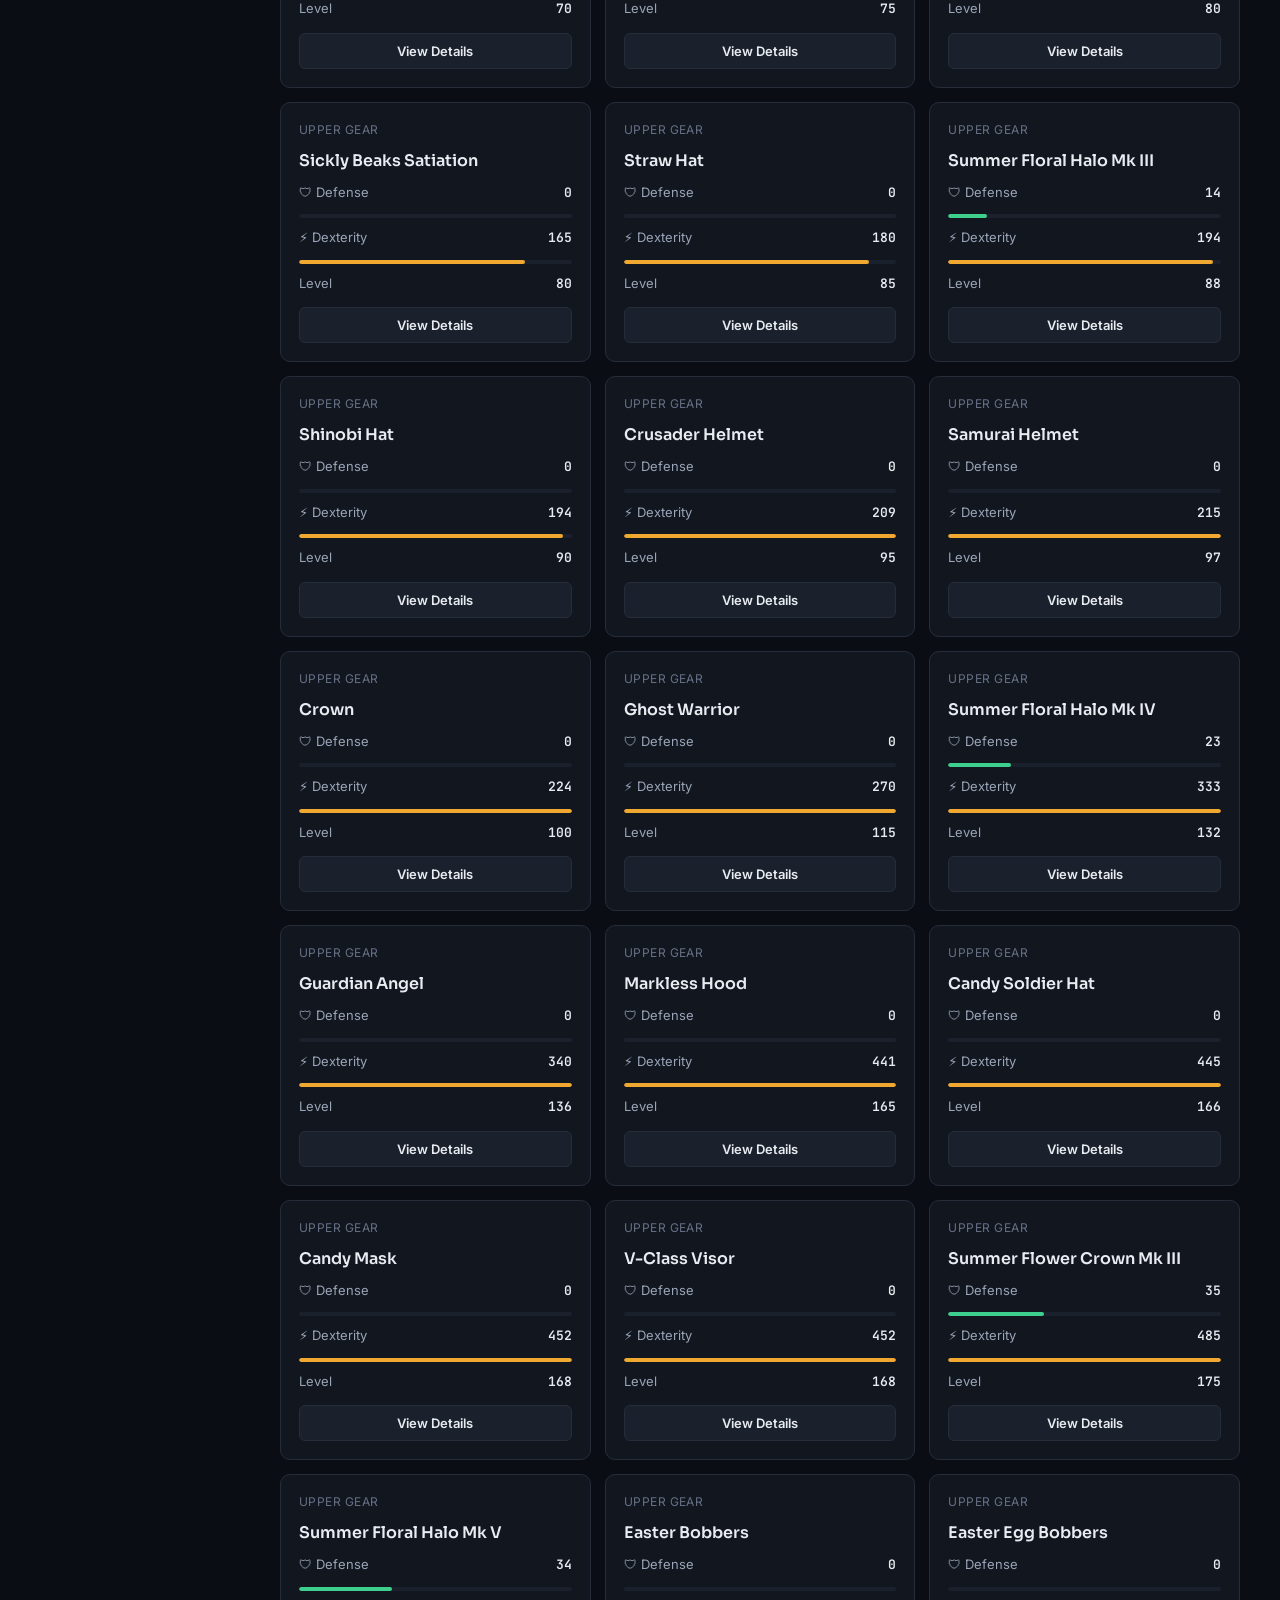
<file: gear.html>
<!DOCTYPE html>
<html lang="en">
<head>
<meta charset="UTF-8">
<meta name="viewport" content="width=device-width, initial-scale=1.0">
<title>Gear | SBO: Rebirth Database</title>
<link rel="preconnect" href="https://fonts.googleapis.com">
<link href="https://fonts.googleapis.com/css2?family=Sora:wght@600;700;800&family=Inter:wght@400;500;600&family=JetBrains+Mono:wght@500;600&display=swap" rel="stylesheet">
<link rel="stylesheet" href="css/tokens.css">
<link rel="stylesheet" href="css/layout.css">
<link rel="stylesheet" href="css/components.css">
</head>
<body>

<div class="app-shell">

  <div class="sidebar-scrim" id="sidebar-scrim"></div>

  <aside class="sidebar" id="sidebar">
    <div class="sidebar-brand">
      <span class="sidebar-brand-mark">⚔</span>
      <div>
        <div class="sidebar-brand-text">SBO: Rebirth</div>
        <div class="sidebar-brand-sub">Community Database</div>
      </div>
    </div>

    <a class="nav-link" href="index.html"><span class="nav-link-icon">🏠</span> Home</a>
    <a class="nav-link" href="weapons.html"><span class="nav-link-icon">⚔</span> Weapons</a>
    <a class="nav-link active" href="gear.html"><span class="nav-link-icon">🛡</span> Gear</a>
    <a class="nav-link" href="blacksmith.html"><span class="nav-link-icon">🔨</span> Blacksmith</a>
    <a class="nav-link" href="materials.html"><span class="nav-link-icon">🧱</span> Materials</a>

    <div class="sidebar-footer">
      Fan project, not affiliated with the developers of Sword Blox Online: Rebirth.
    </div>
  </aside>

  <div class="topbar">
    <div class="topbar-brand"><span>⚔</span> SBO: Rebirth</div>
    <button class="menu-toggle" id="menu-toggle" aria-label="Open menu">☰</button>
  </div>

  <main class="main-content">

    <div class="page-header">
      <p class="page-eyebrow">Database</p>
      <h1 class="page-title">Gear</h1>
      <p class="page-subtitle">Defense and dexterity stats for armor, shields, and headgear.</p>
    </div>

    <div class="control-bar">
      <input type="text" id="gear-search" class="search-input" placeholder="Search by name or obtain method...">
      <select id="gear-sort" class="sort-select">
        <option value="default">Sort: Default</option>
        <option value="level-high">Level: High to low</option>
        <option value="level-low">Level: Low to high</option>
        <option value="defense-high">Defense: High to low</option>
        <option value="defense-low">Defense: Low to high</option>
        <option value="dex-high">Dexterity: High to low</option>
        <option value="dex-low">Dexterity: Low to high</option>
      </select>
    </div>

    <div class="chip-row" id="gear-category-row">
      <button class="chip active" id="show-all-gear">All</button>
      <button class="chip" data-type="Armor">Armor</button>
      <button class="chip" data-type="Shield">Shield</button>
      <button class="chip" data-type="Upper Gear">Upper Gear</button>
      <button class="chip" data-type="Lower Gear">Lower Gear</button>
    </div>

    <div id="gear-container" class="card-grid"></div>

  </main>

</div>

<!-- DETAILS MODAL -->
<div id="gear-details-box" class="modal-backdrop">
  <div class="modal-box">
    <button id="close-details" class="modal-close" aria-label="Close">✕</button>
    <div id="gear-details-content"></div>
  </div>
</div>

<script src="js/shared.js"></script>
<script src="js/gear.js"></script>

</body>
</html>
</file>
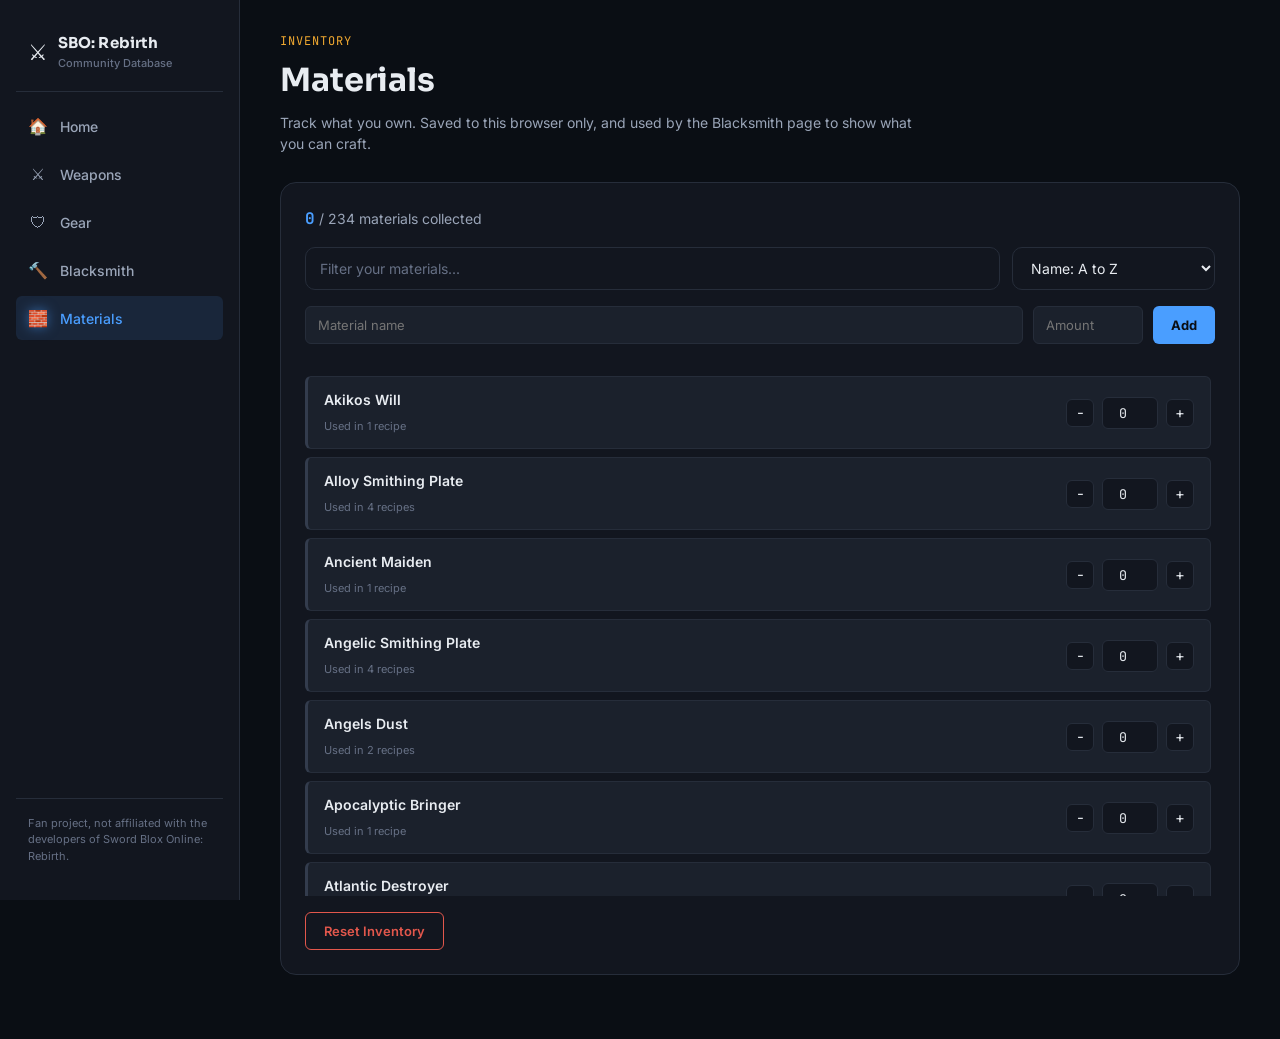
<file: materials.html>
<!DOCTYPE html>
<html lang="en">
<head>
<meta charset="UTF-8">
<meta name="viewport" content="width=device-width, initial-scale=1.0">
<title>Materials | SBO: Rebirth Database</title>
<link rel="preconnect" href="https://fonts.googleapis.com">
<link href="https://fonts.googleapis.com/css2?family=Sora:wght@600;700;800&family=Inter:wght@400;500;600&family=JetBrains+Mono:wght@500;600&display=swap" rel="stylesheet">
<link rel="stylesheet" href="css/tokens.css">
<link rel="stylesheet" href="css/layout.css">
<link rel="stylesheet" href="css/components.css">
</head>
<body>

<div class="app-shell">

  <div class="sidebar-scrim" id="sidebar-scrim"></div>

  <aside class="sidebar" id="sidebar">
    <div class="sidebar-brand">
      <span class="sidebar-brand-mark">⚔</span>
      <div>
        <div class="sidebar-brand-text">SBO: Rebirth</div>
        <div class="sidebar-brand-sub">Community Database</div>
      </div>
    </div>

    <a class="nav-link" href="index.html"><span class="nav-link-icon">🏠</span> Home</a>
    <a class="nav-link" href="weapons.html"><span class="nav-link-icon">⚔</span> Weapons</a>
    <a class="nav-link" href="gear.html"><span class="nav-link-icon">🛡</span> Gear</a>
    <a class="nav-link" href="blacksmith.html"><span class="nav-link-icon">🔨</span> Blacksmith</a>
    <a class="nav-link active" href="materials.html"><span class="nav-link-icon">🧱</span> Materials</a>

    <div class="sidebar-footer">
      Fan project, not affiliated with the developers of Sword Blox Online: Rebirth.
    </div>
  </aside>

  <div class="topbar">
    <div class="topbar-brand"><span>⚔</span> SBO: Rebirth</div>
    <button class="menu-toggle" id="menu-toggle" aria-label="Open menu">☰</button>
  </div>

  <main class="main-content">

    <div class="page-header">
      <p class="page-eyebrow">Inventory</p>
      <h1 class="page-title">Materials</h1>
      <p class="page-subtitle">Track what you own. Saved to this browser only, and used by the Blacksmith page to show what you can craft.</p>
    </div>

    <div class="inventory-panel">
      <div id="inventory-summary" class="inventory-summary"></div>

      <div class="inventory-toolbar">
        <input type="text" id="inventory-search" class="search-input" placeholder="Filter your materials...">
        <select id="inventory-sort" class="sort-select">
          <option value="az">Name: A to Z</option>
          <option value="owned-high">Most owned</option>
          <option value="owned-low">Least owned</option>
          <option value="needed">Needed first (0 owned)</option>
        </select>
      </div>

      <div class="inventory-add">
        <input id="material-name" list="material-name-options" placeholder="Material name" autocomplete="off">
        <datalist id="material-name-options"></datalist>
        <input id="material-amount" type="number" min="0" placeholder="Amount">
        <button id="add-material" class="add-btn">Add</button>
      </div>

      <div id="material-add-error" class="inventory-error"></div>

      <div id="inventory-container" class="inventory-container"></div>

      <button id="reset-inventory" class="reset-btn">Reset Inventory</button>
    </div>

  </main>

</div>

<script src="js/shared.js"></script>
<script src="js/materials.js"></script>

</body>
</html>
</file>
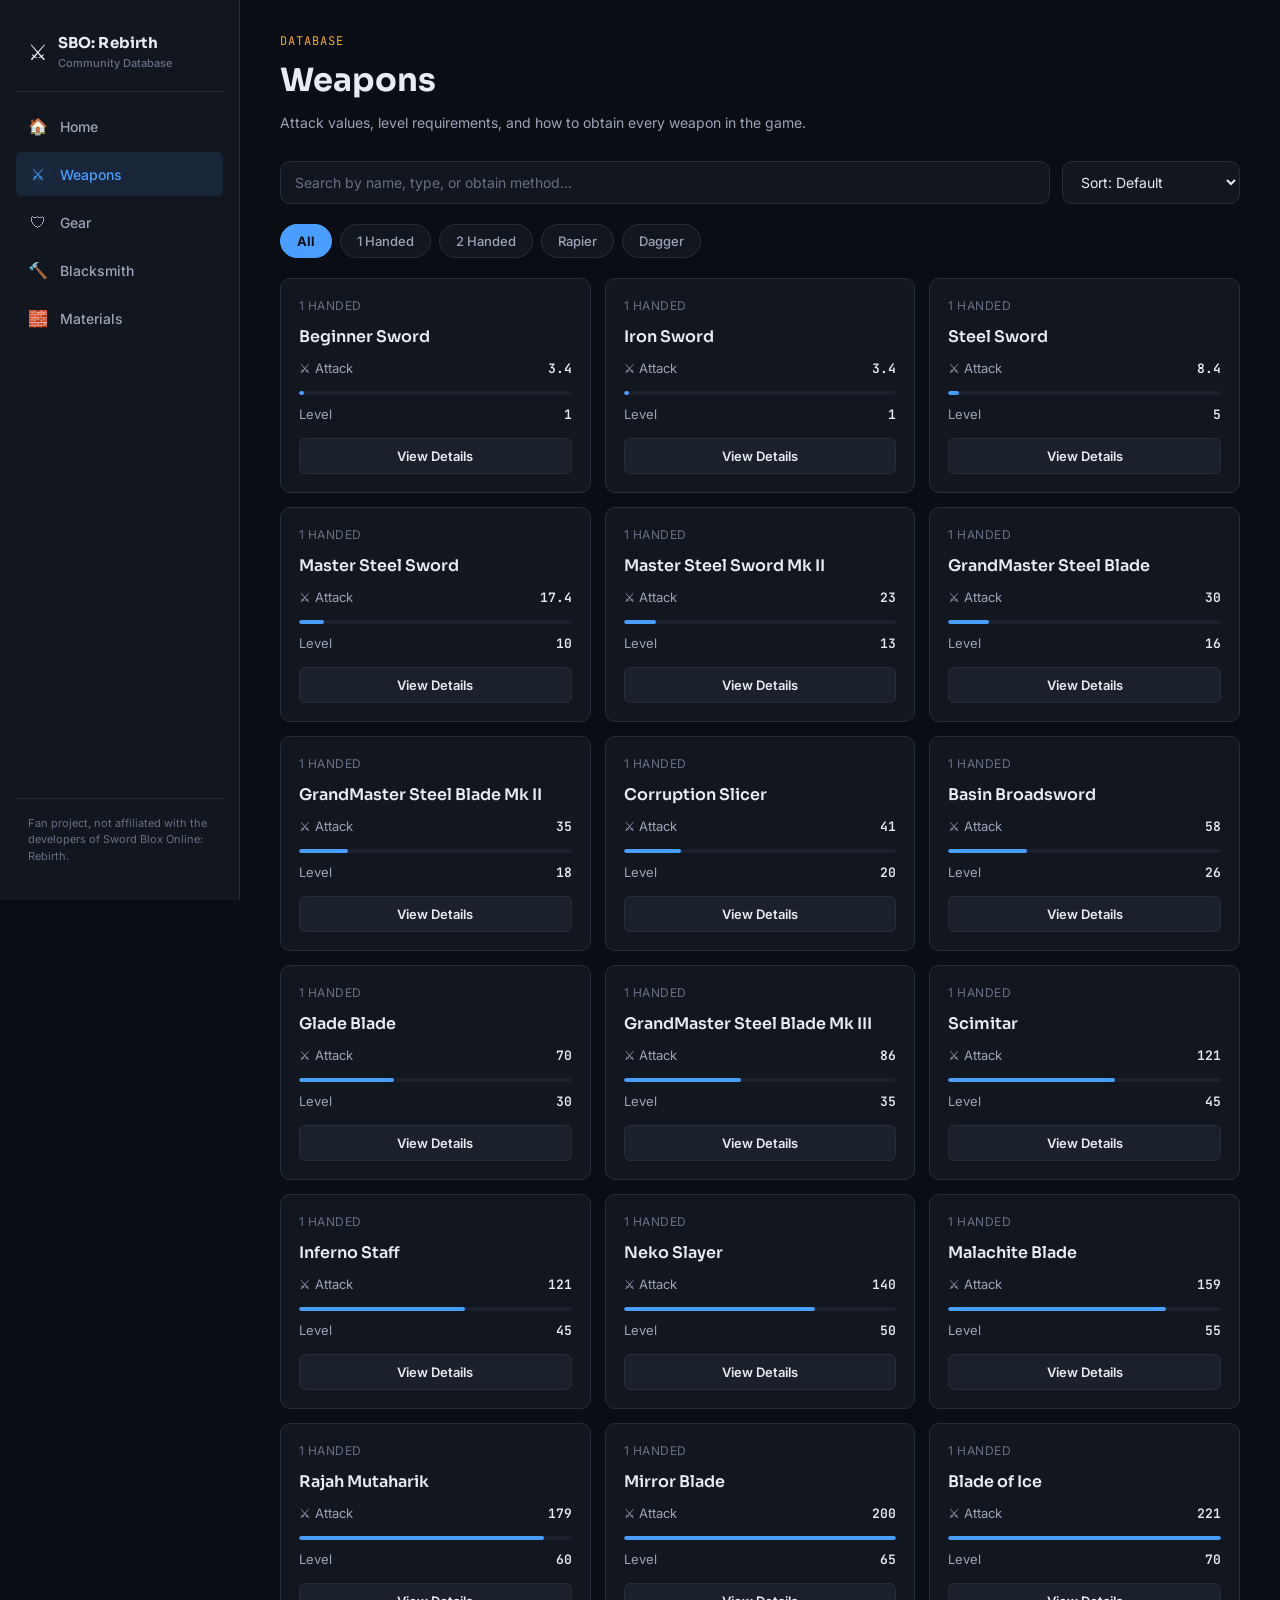
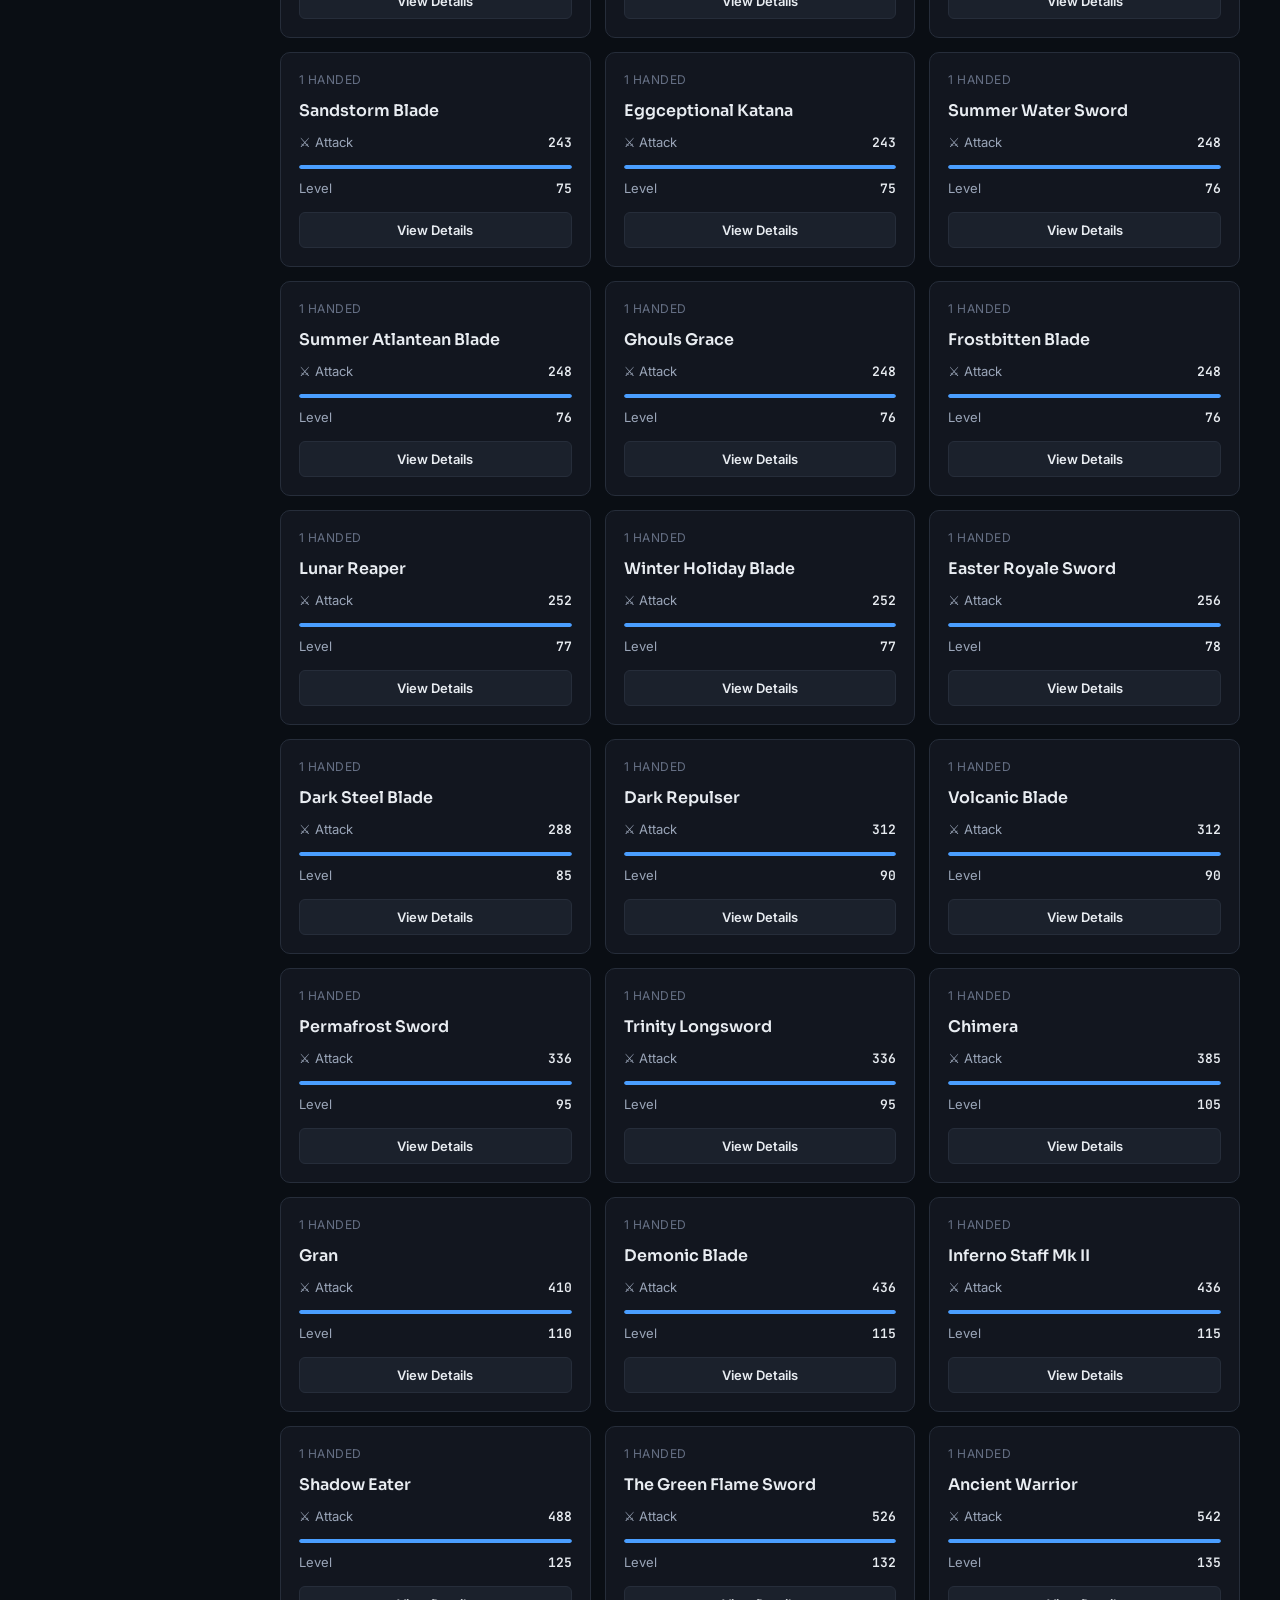
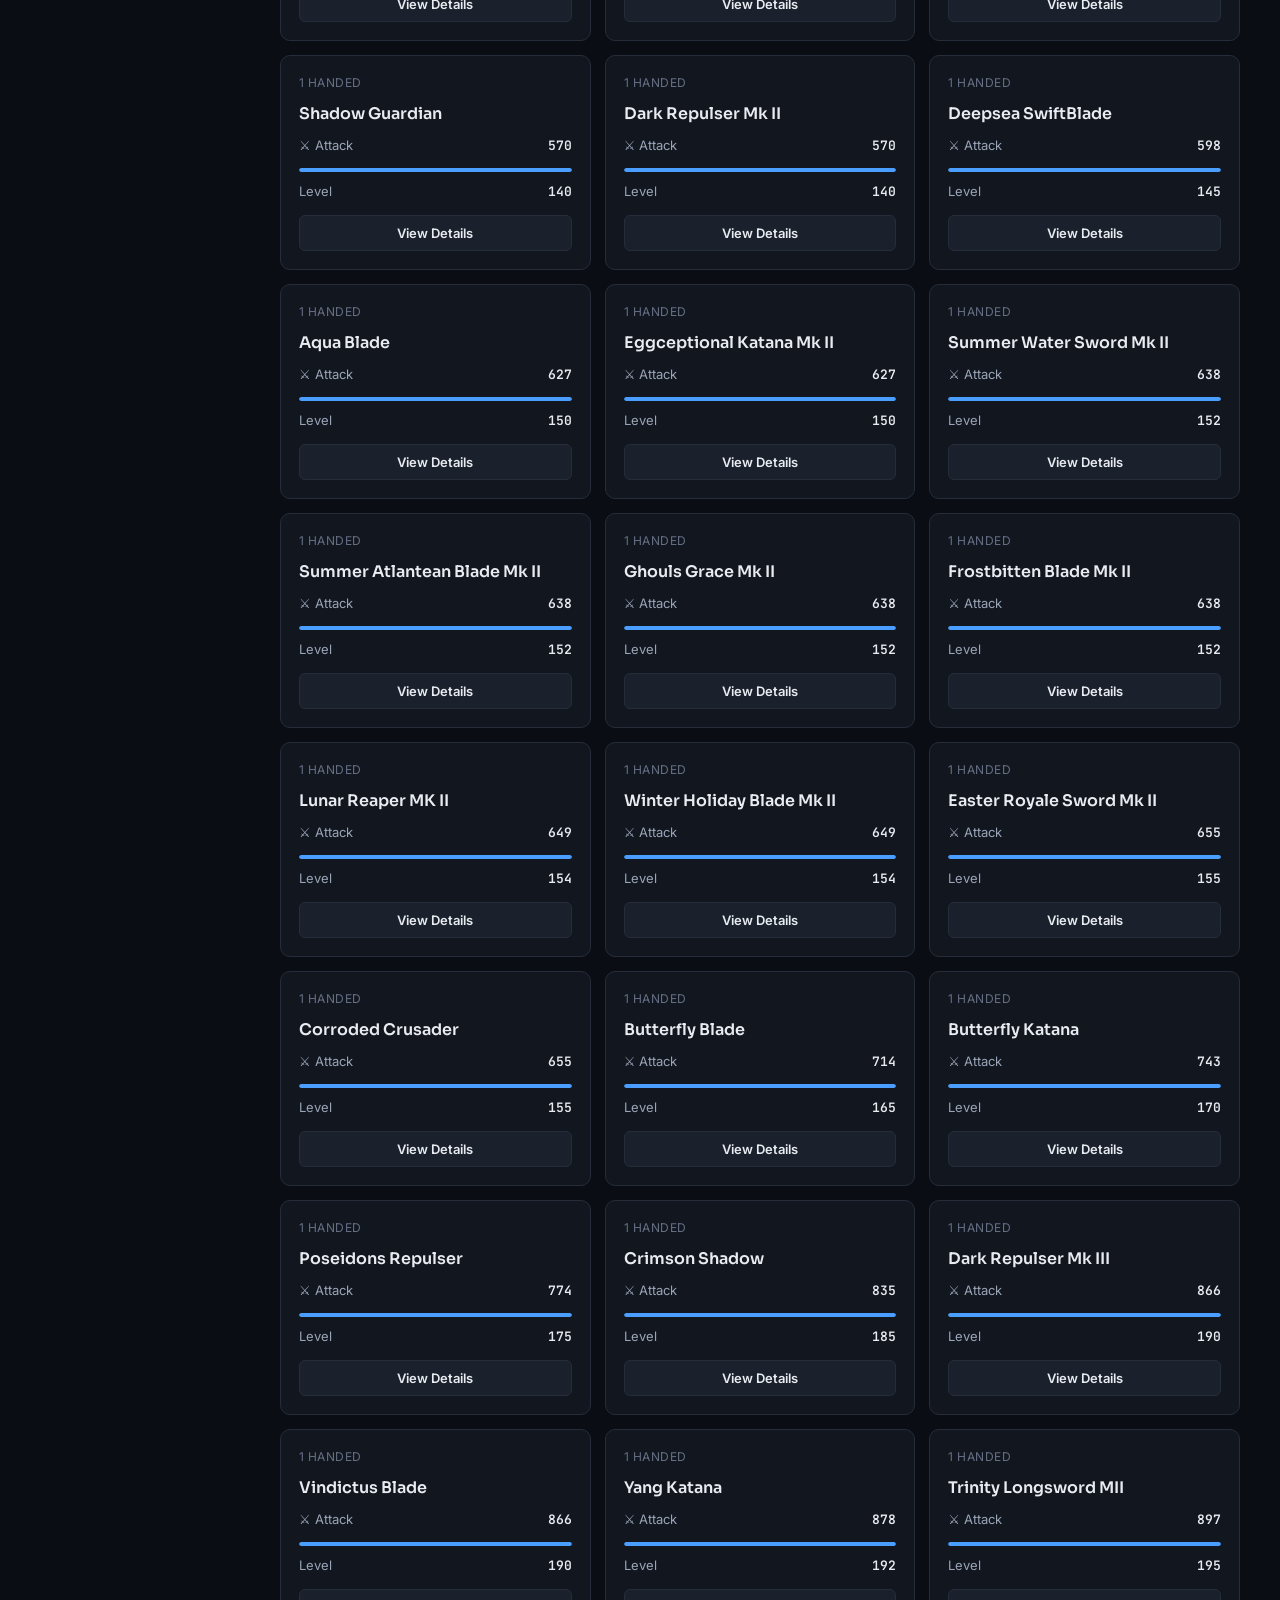
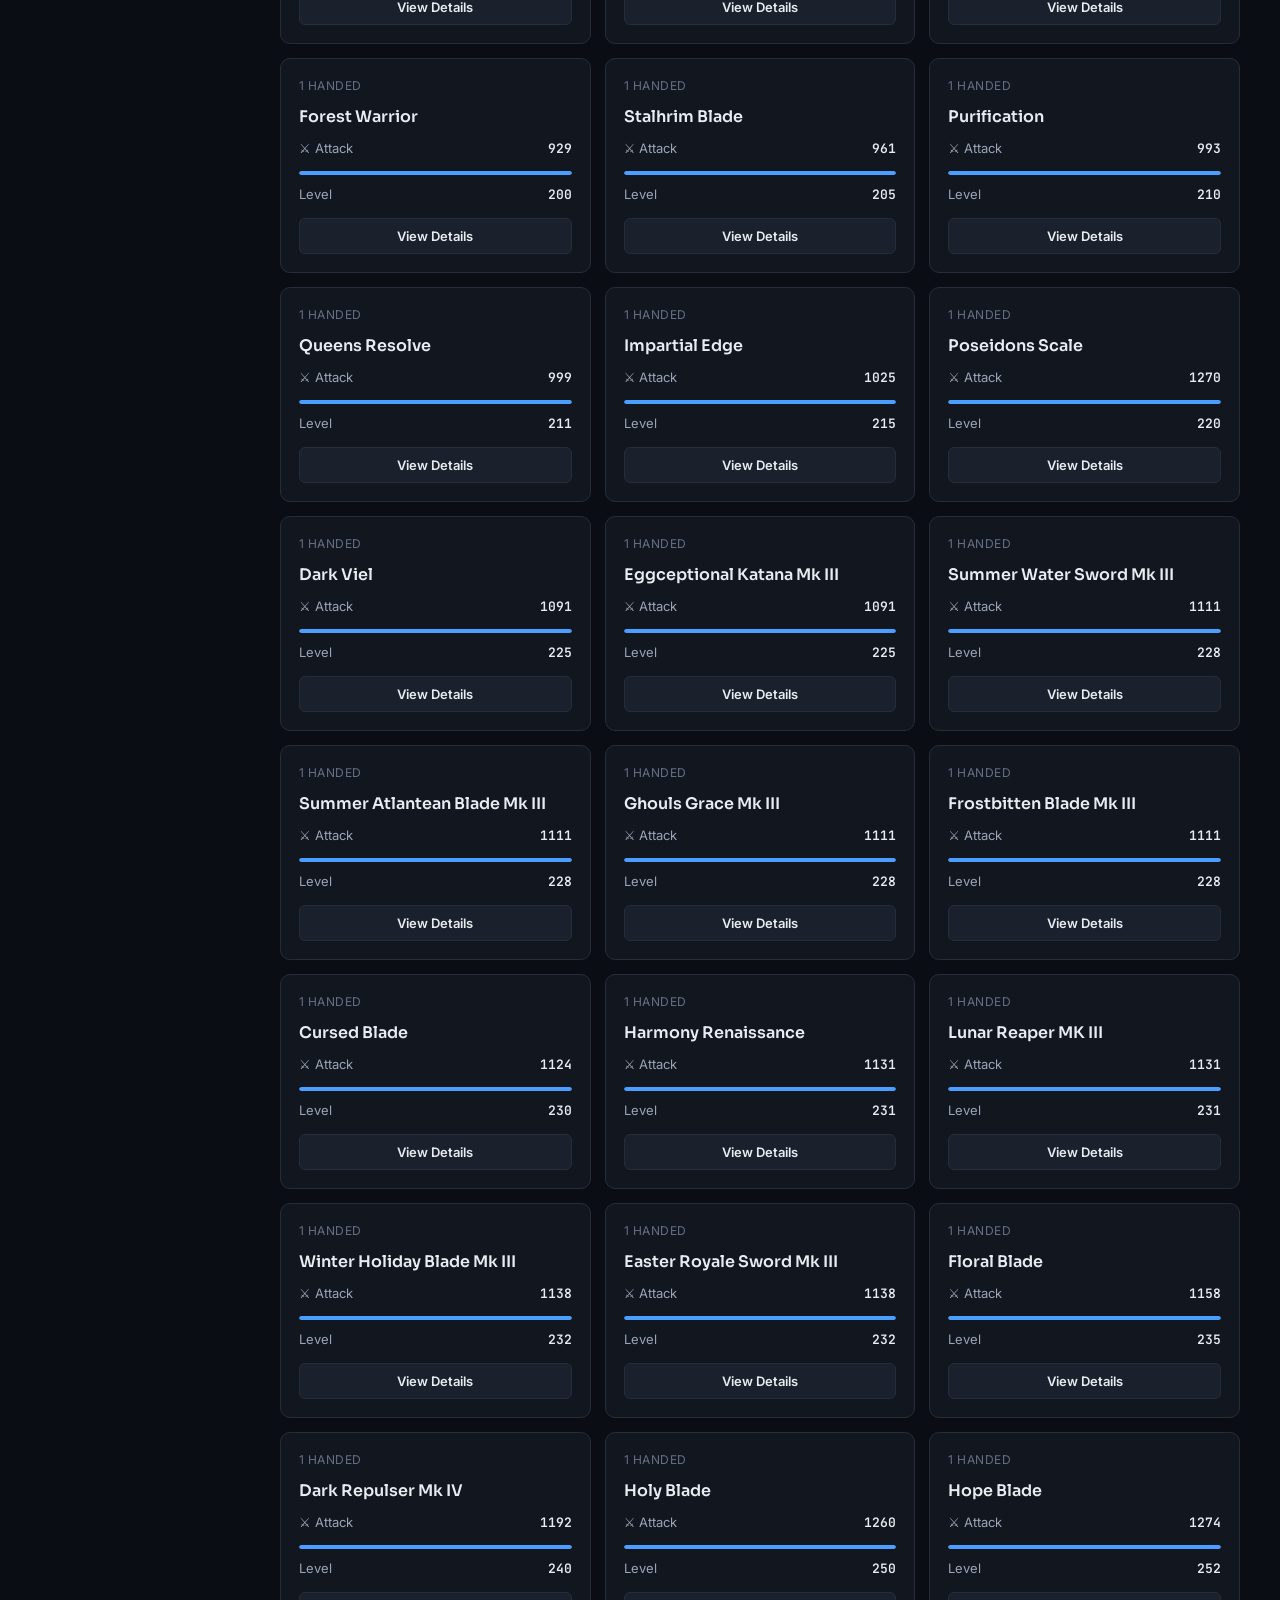
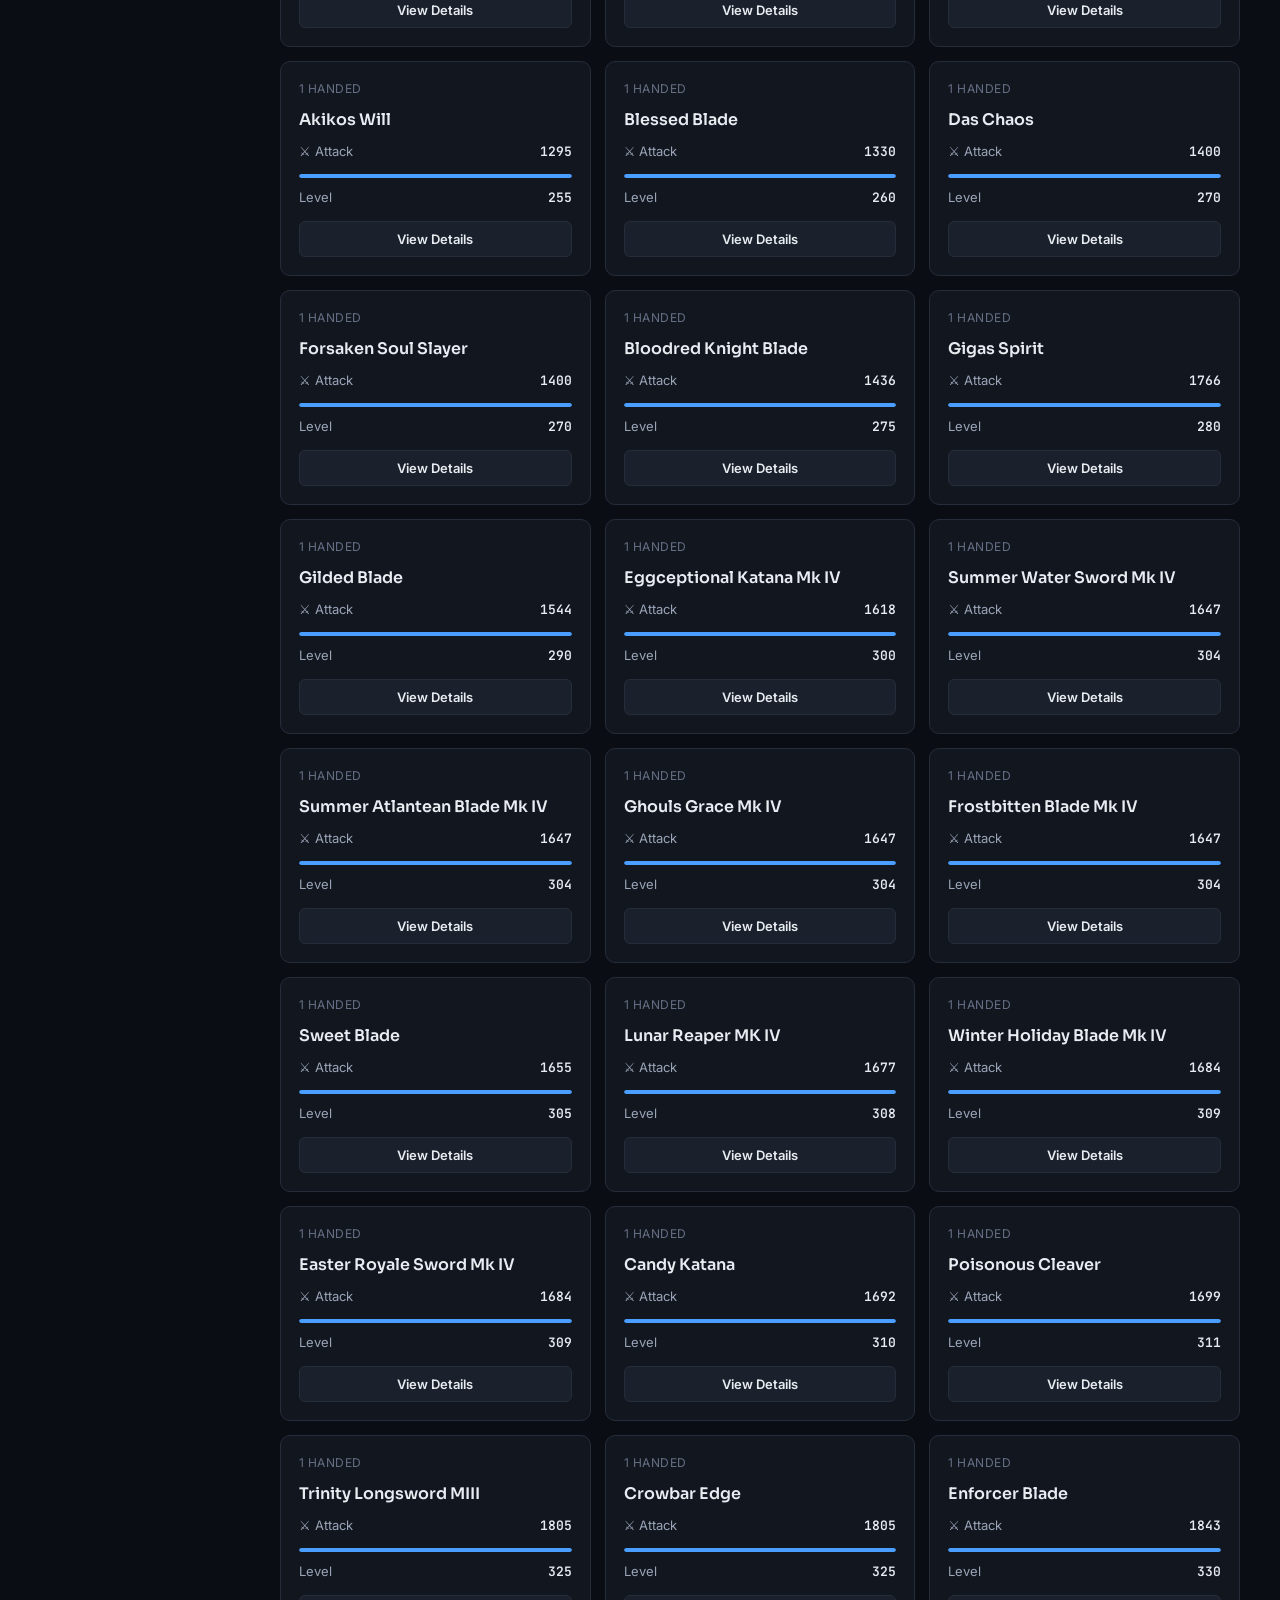
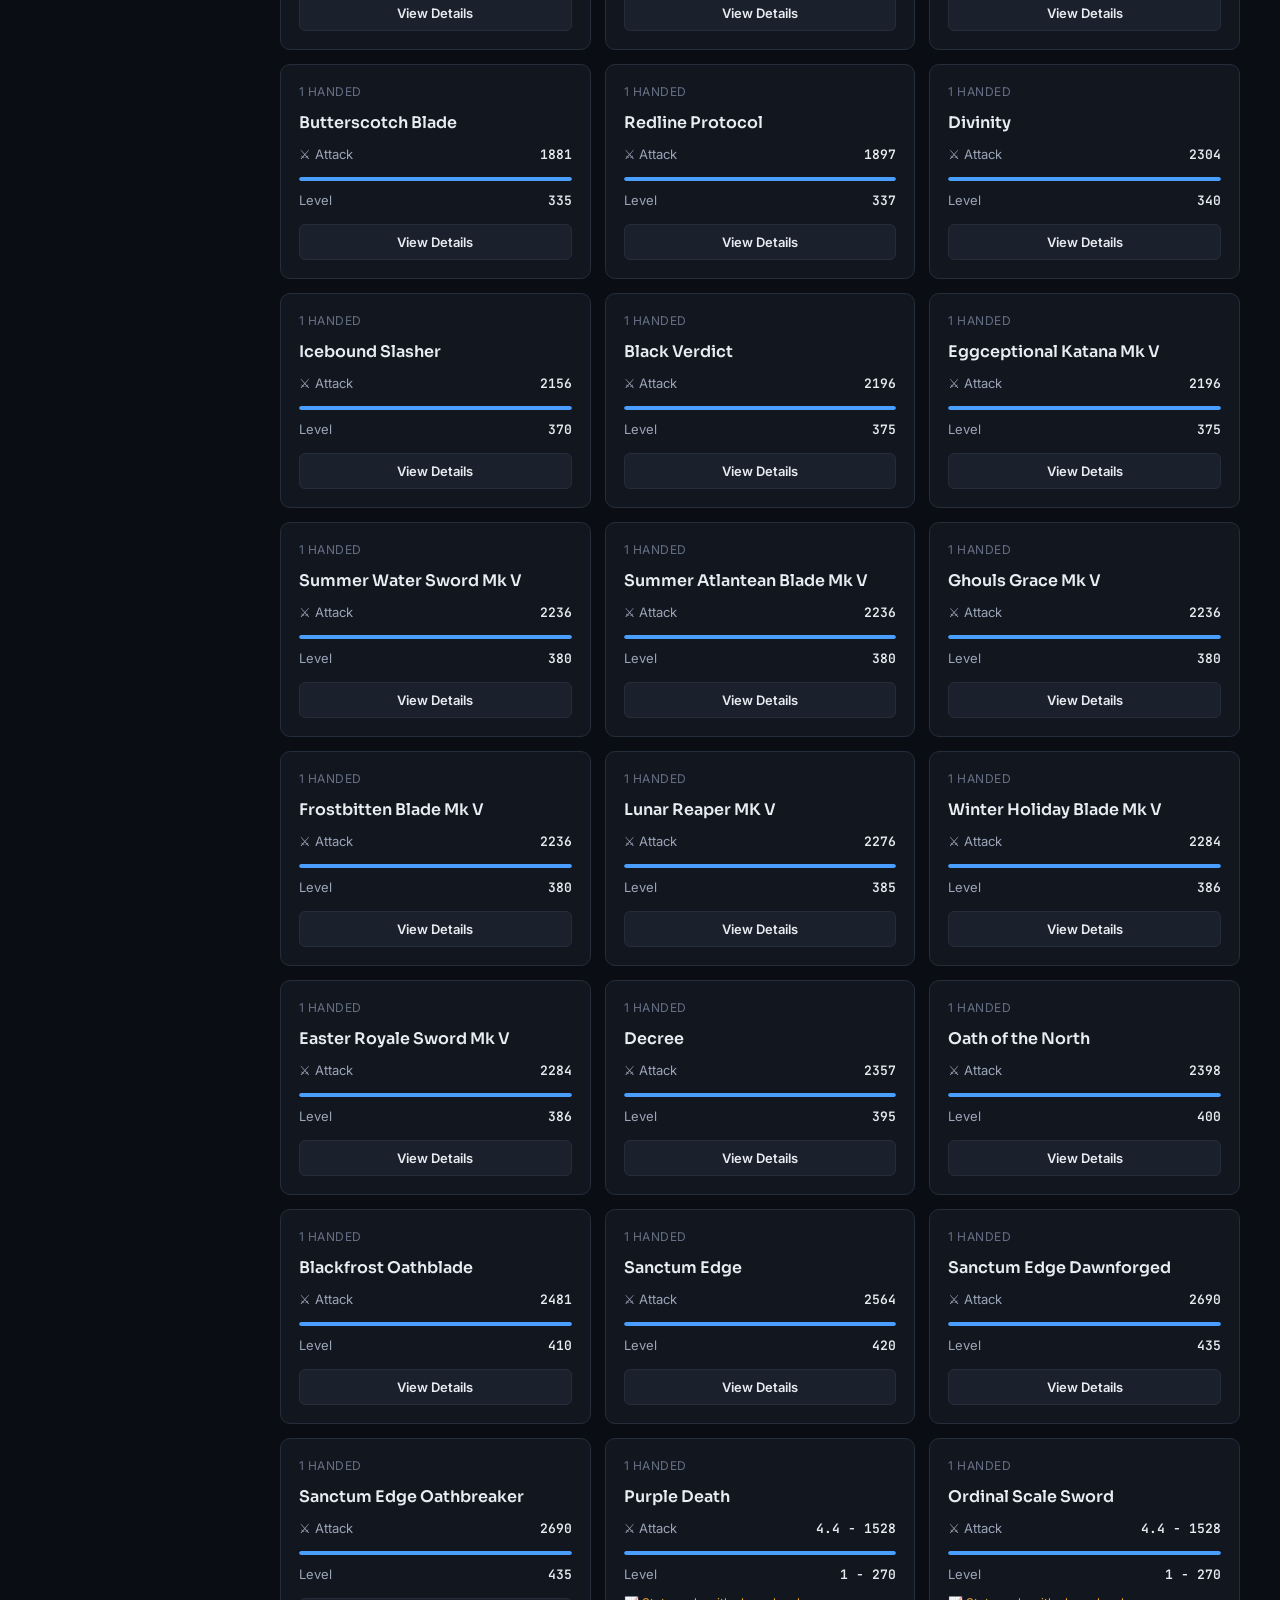
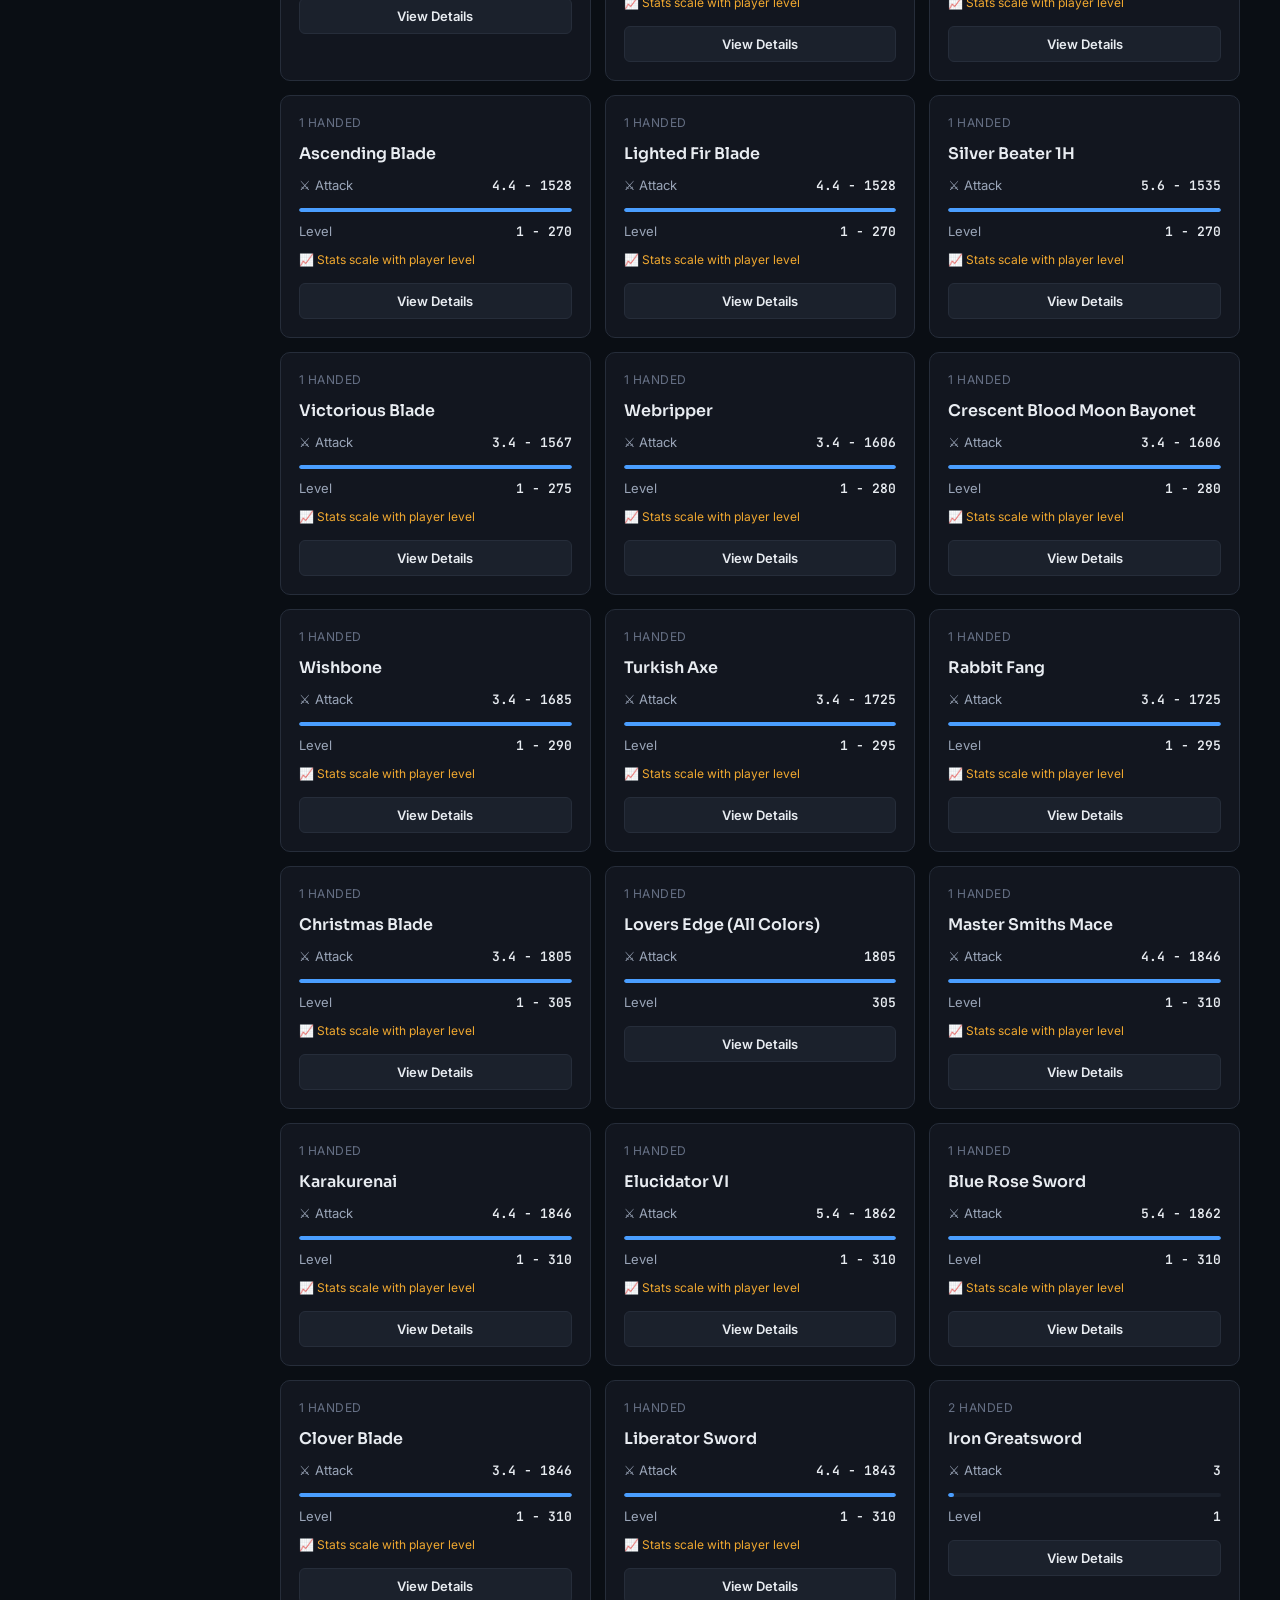
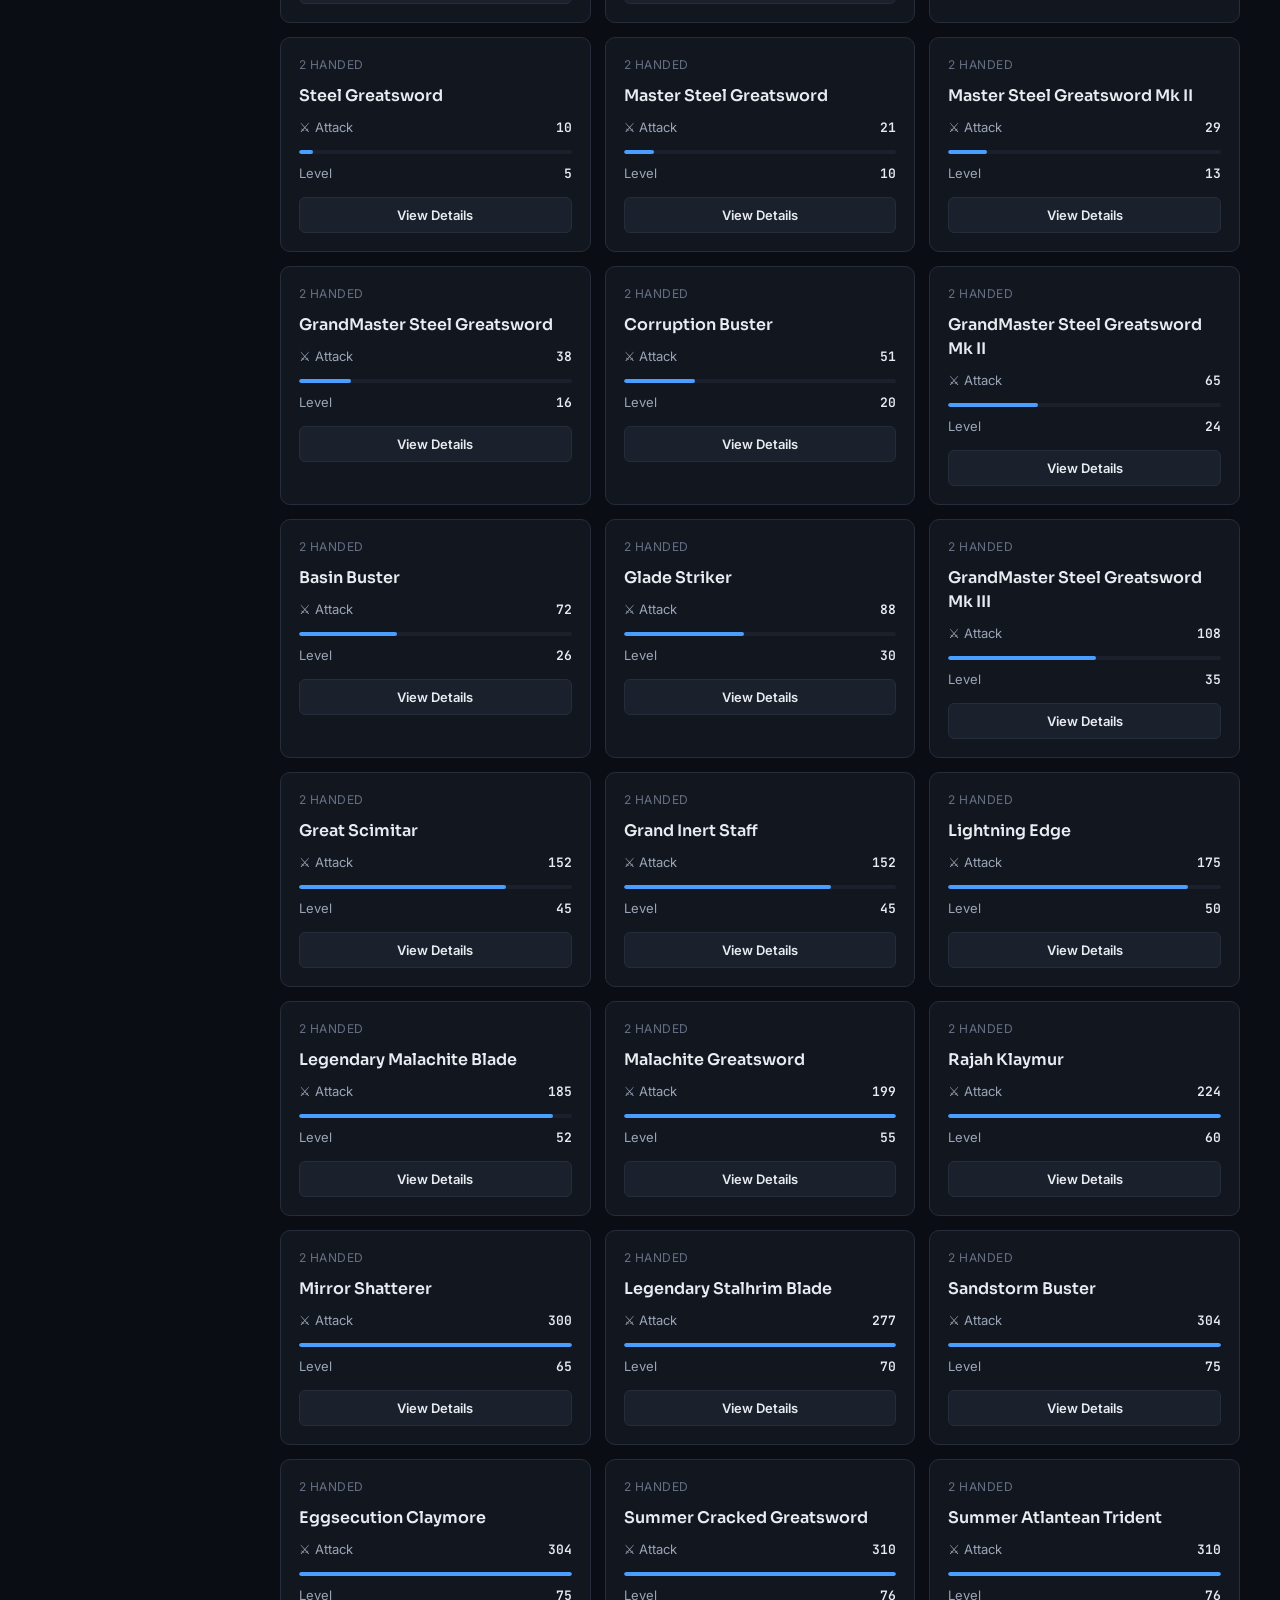
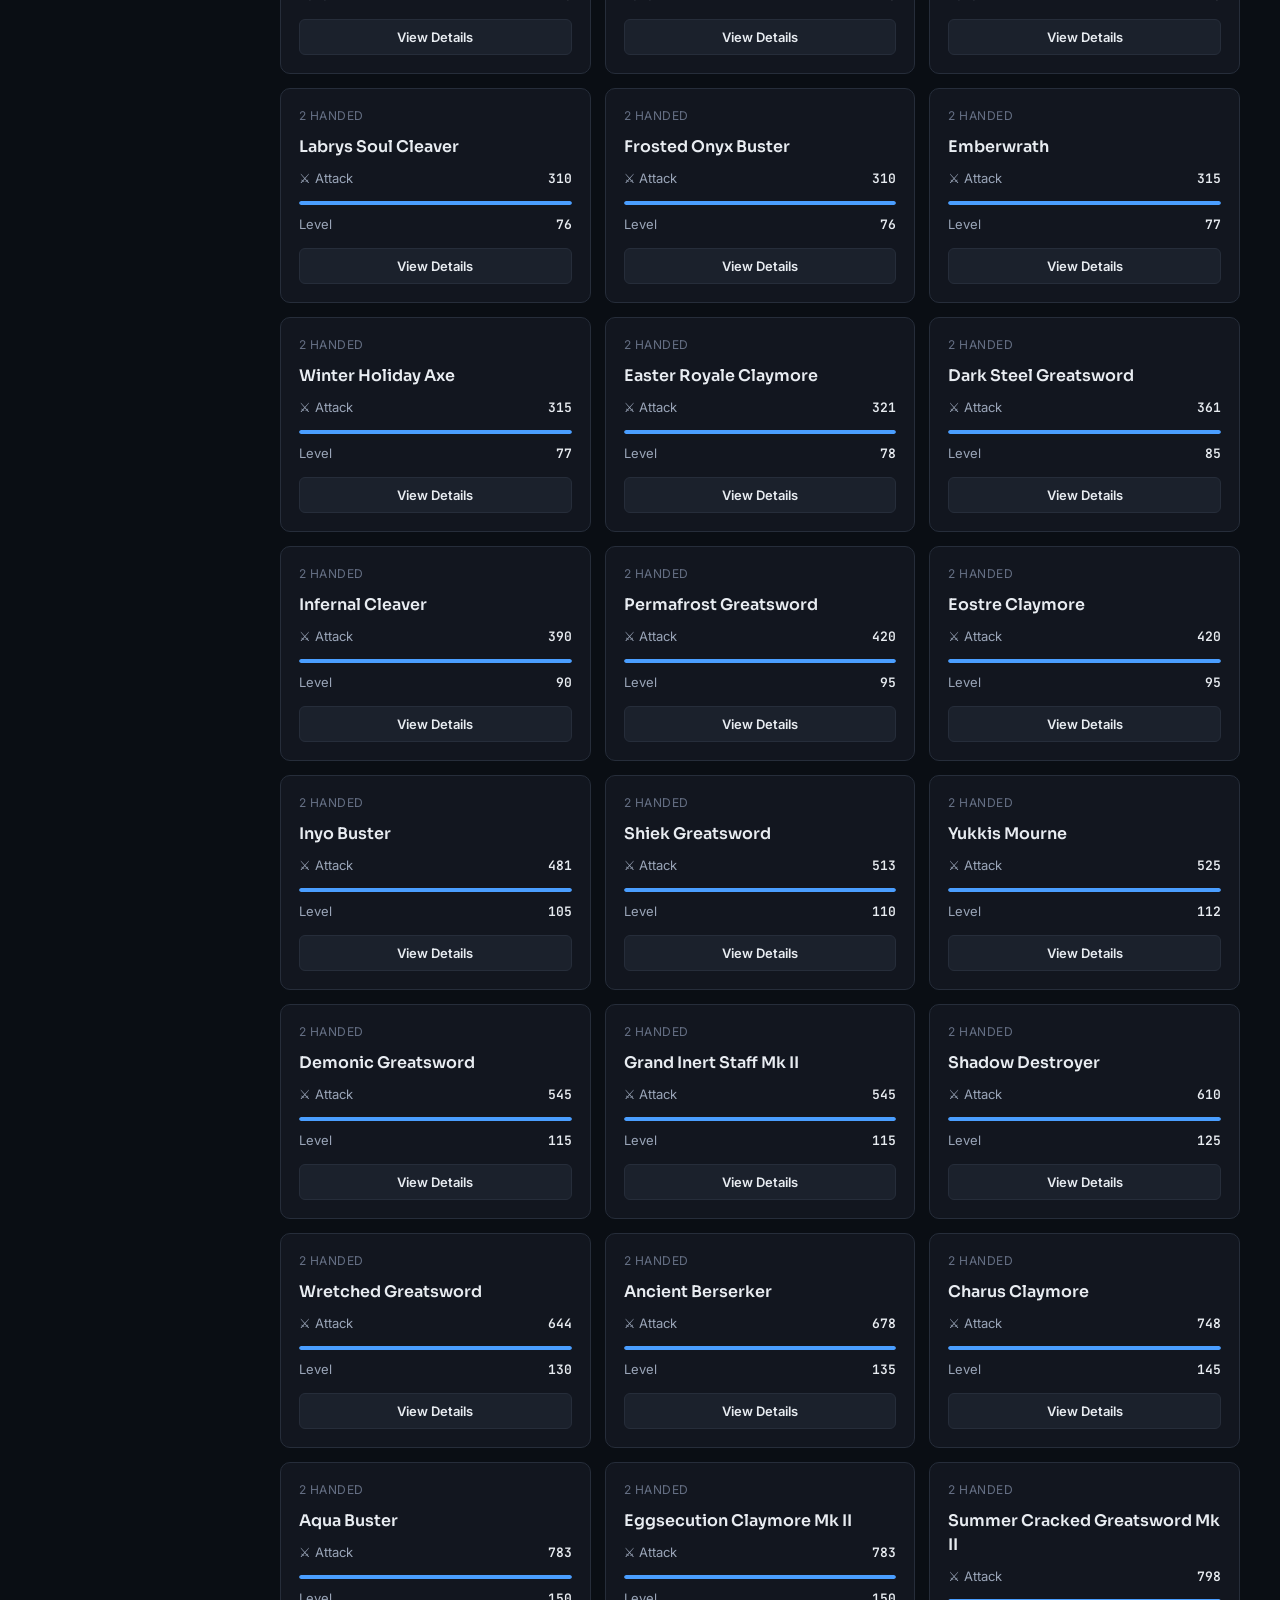
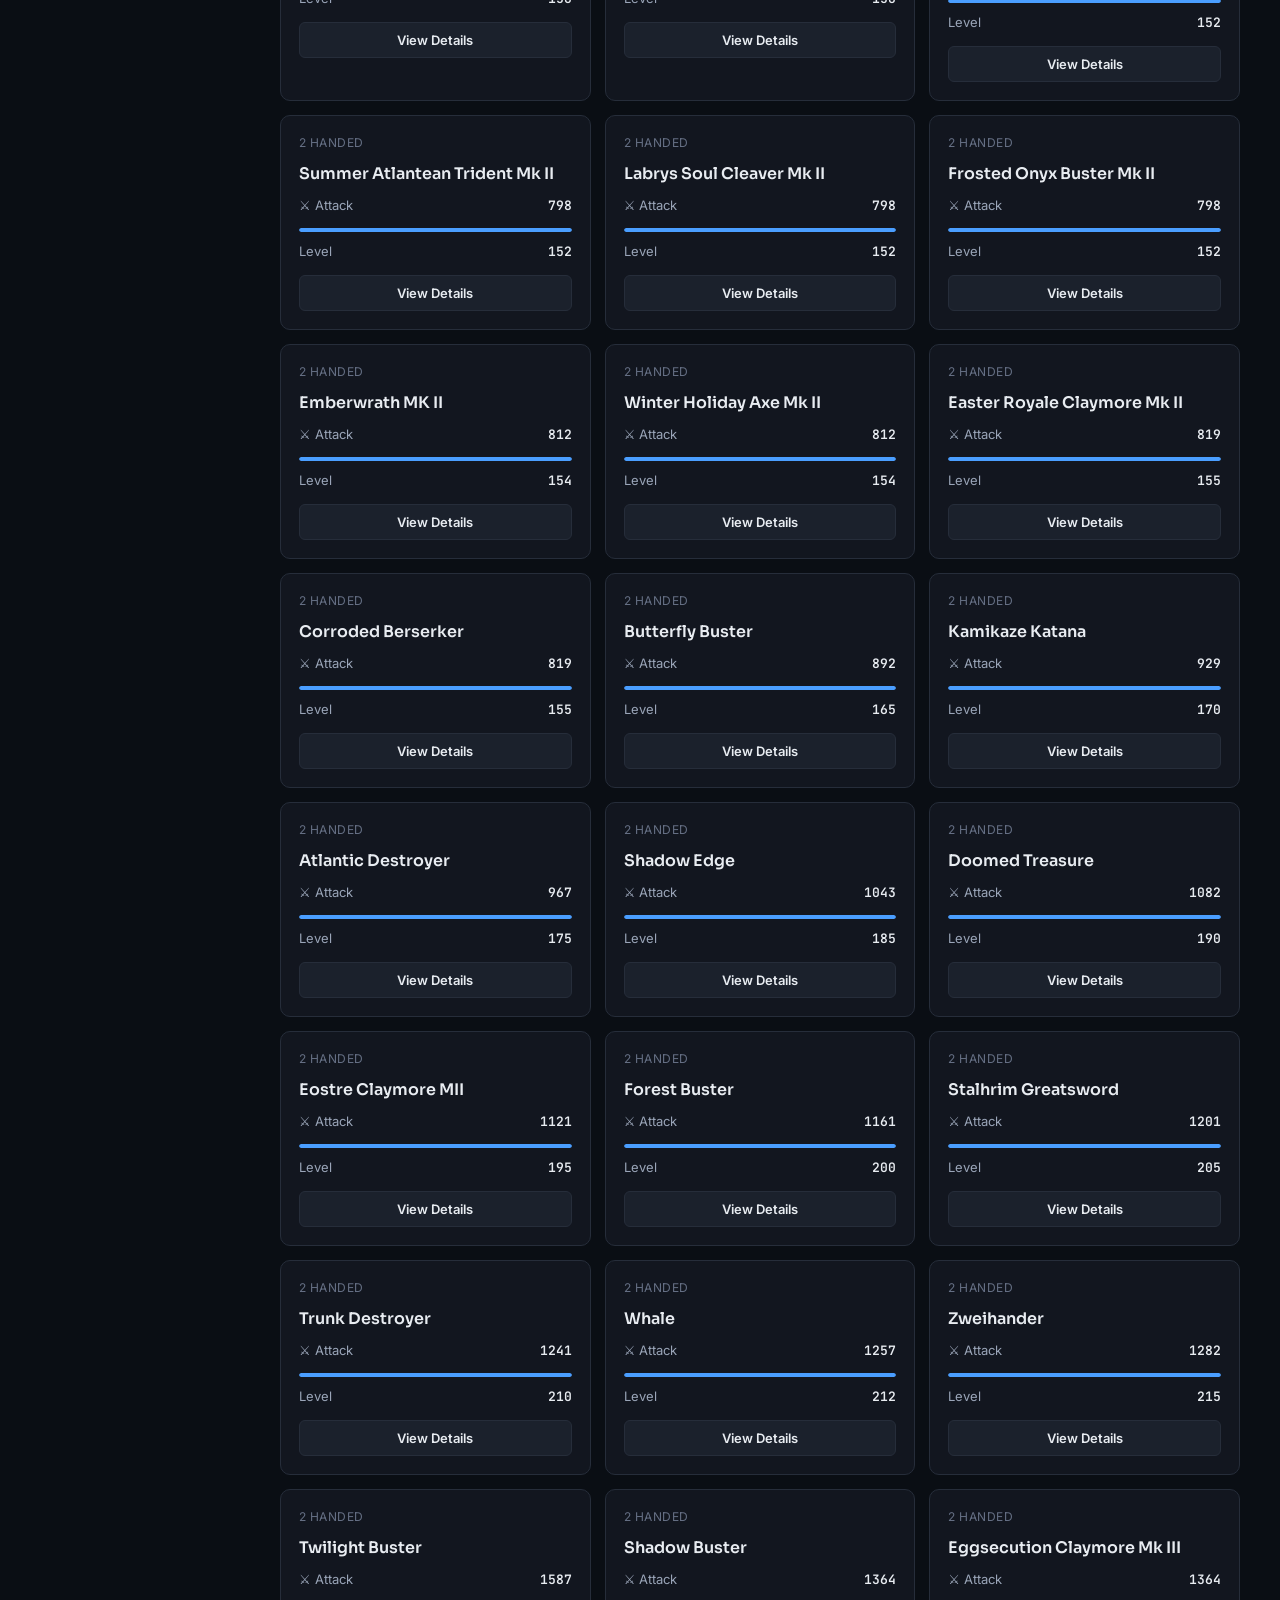
<file: weapons.html>
<!DOCTYPE html>
<html lang="en">
<head>
<meta charset="UTF-8">
<meta name="viewport" content="width=device-width, initial-scale=1.0">
<title>Weapons | SBO: Rebirth Database</title>
<link rel="preconnect" href="https://fonts.googleapis.com">
<link href="https://fonts.googleapis.com/css2?family=Sora:wght@600;700;800&family=Inter:wght@400;500;600&family=JetBrains+Mono:wght@500;600&display=swap" rel="stylesheet">
<link rel="stylesheet" href="css/tokens.css">
<link rel="stylesheet" href="css/layout.css">
<link rel="stylesheet" href="css/components.css">
</head>
<body>

<div class="app-shell">

  <div class="sidebar-scrim" id="sidebar-scrim"></div>

  <aside class="sidebar" id="sidebar">
    <div class="sidebar-brand">
      <span class="sidebar-brand-mark">⚔</span>
      <div>
        <div class="sidebar-brand-text">SBO: Rebirth</div>
        <div class="sidebar-brand-sub">Community Database</div>
      </div>
    </div>

    <a class="nav-link" href="index.html"><span class="nav-link-icon">🏠</span> Home</a>
    <a class="nav-link active" href="weapons.html"><span class="nav-link-icon">⚔</span> Weapons</a>
    <a class="nav-link" href="gear.html"><span class="nav-link-icon">🛡</span> Gear</a>
    <a class="nav-link" href="blacksmith.html"><span class="nav-link-icon">🔨</span> Blacksmith</a>
    <a class="nav-link" href="materials.html"><span class="nav-link-icon">🧱</span> Materials</a>

    <div class="sidebar-footer">
      Fan project, not affiliated with the developers of Sword Blox Online: Rebirth.
    </div>
  </aside>

  <div class="topbar">
    <div class="topbar-brand"><span>⚔</span> SBO: Rebirth</div>
    <button class="menu-toggle" id="menu-toggle" aria-label="Open menu">☰</button>
  </div>

  <main class="main-content">

    <div class="page-header">
      <p class="page-eyebrow">Database</p>
      <h1 class="page-title">Weapons</h1>
      <p class="page-subtitle">Attack values, level requirements, and how to obtain every weapon in the game.</p>
    </div>

    <div class="control-bar">
      <input type="text" id="weapon-search" class="search-input" placeholder="Search by name, type, or obtain method...">
      <select id="weapon-sort" class="sort-select">
        <option value="default">Sort: Default</option>
        <option value="level-high">Level: High to low</option>
        <option value="level-low">Level: Low to high</option>
        <option value="attack-high">Attack: High to low</option>
        <option value="attack-low">Attack: Low to high</option>
      </select>
    </div>

    <div class="chip-row" id="weapon-category-row">
      <button class="chip active" id="show-all-weapons">All</button>
      <button class="chip" data-type="1 Handed">1 Handed</button>
      <button class="chip" data-type="2 Handed">2 Handed</button>
      <button class="chip" data-type="Rapier">Rapier</button>
      <button class="chip" data-type="Dagger">Dagger</button>
    </div>

    <div id="weapon-container" class="card-grid"></div>

  </main>

</div>

<!-- DETAILS MODAL -->
<div id="weapon-details-box" class="modal-backdrop">
  <div class="modal-box">
    <button id="close-details" class="modal-close" aria-label="Close">✕</button>
    <div id="weapon-details-content"></div>
  </div>
</div>

<script src="js/shared.js"></script>
<script src="js/weapons.js"></script>

</body>
</html>
</file>
<file: css/tokens.css>
/* =========================================
   DESIGN TOKENS
   SBO: Rebirth Community Database
   ========================================= */

:root {
  /* Surface layers, darkest to lightest */
  --bg-base: #0a0e14;
  --bg-surface: #12161f;
  --bg-elevated: #1b212c;
  --bg-elevated-hover: #232a37;
  --border-subtle: #262d3a;
  --border-strong: #333c4d;

  /* Text */
  --text-primary: #e8ecf1;
  --text-secondary: #9aa5b8;
  --text-muted: #667085;

  /* Accents */
  --accent-steel: #4a9eff;
  --accent-steel-dim: #2f6bb0;
  --accent-amber: #f0a830;
  --accent-amber-dim: #b3791f;
  --accent-green: #3ecf8e;
  --accent-red: #e2574c;

  /* Type */
  --font-display: "Sora", "Inter", system-ui, sans-serif;
  --font-body: "Inter", system-ui, sans-serif;
  --font-mono: "JetBrains Mono", "Consolas", monospace;

  /* Radius and shadow */
  --radius-sm: 6px;
  --radius-md: 10px;
  --radius-lg: 16px;
  --shadow-card: 0 2px 8px rgba(0, 0, 0, 0.35);
  --shadow-elevated: 0 8px 24px rgba(0, 0, 0, 0.45);

  /* Layout */
  --sidebar-width: 240px;
  --content-max: 1280px;
}

* {
  box-sizing: border-box;
}

html {
  scroll-behavior: smooth;
}

body {
  margin: 0;
  padding: 0;
  background: var(--bg-base);
  color: var(--text-primary);
  font-family: var(--font-body);
  line-height: 1.5;
  -webkit-font-smoothing: antialiased;
}

::selection {
  background: var(--accent-steel-dim);
  color: white;
}

a {
  color: inherit;
}

button, input, select {
  font-family: inherit;
}

/* Scrollbar */
::-webkit-scrollbar {
  width: 10px;
  height: 10px;
}
::-webkit-scrollbar-track {
  background: var(--bg-surface);
}
::-webkit-scrollbar-thumb {
  background: var(--border-strong);
  border-radius: 5px;
}
::-webkit-scrollbar-thumb:hover {
  background: var(--accent-steel-dim);
}

/* Focus visibility, kept for keyboard users */
a:focus-visible,
button:focus-visible,
input:focus-visible,
select:focus-visible {
  outline: 2px solid var(--accent-steel);
  outline-offset: 2px;
}

@media (prefers-reduced-motion: reduce) {
  *, *::before, *::after {
    animation-duration: 0.001ms !important;
    transition-duration: 0.001ms !important;
  }
}
</file>
<file: css/layout.css>
/* =========================================
   LAYOUT: sidebar nav + page shell
   ========================================= */

.app-shell {
  display: flex;
  min-height: 100vh;
}

/* =========================
   SIDEBAR NAVIGATION
   ========================= */

.sidebar {
  width: var(--sidebar-width);
  flex-shrink: 0;
  background: var(--bg-surface);
  border-right: 1px solid var(--border-subtle);
  padding: 24px 16px;
  display: flex;
  flex-direction: column;
  gap: 4px;
  position: sticky;
  top: 0;
  height: 100vh;
}

.sidebar-brand {
  display: flex;
  align-items: center;
  gap: 10px;
  padding: 8px 12px 20px;
  margin-bottom: 8px;
  border-bottom: 1px solid var(--border-subtle);
}

.sidebar-brand-mark {
  font-size: 22px;
  line-height: 1;
}

.sidebar-brand-text {
  font-family: var(--font-display);
  font-weight: 700;
  font-size: 15px;
  color: var(--text-primary);
  letter-spacing: 0.01em;
}

.sidebar-brand-sub {
  font-size: 11px;
  color: var(--text-muted);
  font-weight: 500;
}

.nav-link {
  display: flex;
  align-items: center;
  gap: 12px;
  padding: 10px 12px;
  border-radius: var(--radius-sm);
  color: var(--text-secondary);
  text-decoration: none;
  font-size: 14px;
  font-weight: 500;
  transition: background 0.15s ease, color 0.15s ease;
}

.nav-link-icon {
  font-size: 16px;
  width: 20px;
  text-align: center;
}

.nav-link:hover {
  background: var(--bg-elevated);
  color: var(--text-primary);
}

.nav-link.active {
  background: rgba(74, 158, 255, 0.12);
  color: var(--accent-steel);
}

.nav-link.active .nav-link-icon {
  filter: drop-shadow(0 0 6px rgba(74, 158, 255, 0.5));
}

.sidebar-footer {
  margin-top: auto;
  padding: 12px;
  font-size: 11px;
  color: var(--text-muted);
  border-top: 1px solid var(--border-subtle);
  padding-top: 16px;
}

/* Mobile top bar, hidden on desktop */
.topbar {
  display: none;
}

@media (max-width: 900px) {
  .sidebar {
    position: fixed;
    top: 0;
    left: 0;
    height: 100vh;
    z-index: 100;
    transform: translateX(-100%);
    transition: transform 0.25s ease;
    box-shadow: var(--shadow-elevated);
  }

  .sidebar.open {
    transform: translateX(0);
  }

  .topbar {
    display: flex;
    align-items: center;
    justify-content: space-between;
    position: sticky;
    top: 0;
    z-index: 90;
    background: var(--bg-surface);
    border-bottom: 1px solid var(--border-subtle);
    padding: 14px 16px;
  }

  .topbar-brand {
    display: flex;
    align-items: center;
    gap: 8px;
    font-family: var(--font-display);
    font-weight: 700;
    font-size: 14px;
  }

  .menu-toggle {
    background: var(--bg-elevated);
    border: 1px solid var(--border-subtle);
    color: var(--text-primary);
    border-radius: var(--radius-sm);
    width: 38px;
    height: 38px;
    font-size: 18px;
    cursor: pointer;
  }

  .sidebar-scrim {
    display: none;
    position: fixed;
    inset: 0;
    background: rgba(0, 0, 0, 0.55);
    z-index: 99;
  }

  .sidebar-scrim.visible {
    display: block;
  }
}

/* =========================
   MAIN CONTENT
   ========================= */

.main-content {
  flex: 1;
  min-width: 0;
  padding: 32px 40px 64px;
  max-width: var(--content-max);
  margin: 0 auto;
  width: 100%;
}

@media (max-width: 900px) {
  .main-content {
    padding: 20px 16px 48px;
  }
}

.page-header {
  margin-bottom: 28px;
}

.page-eyebrow {
  font-family: var(--font-mono);
  font-size: 12px;
  color: var(--accent-amber);
  text-transform: uppercase;
  letter-spacing: 0.08em;
  margin: 0 0 6px;
}

.page-title {
  font-family: var(--font-display);
  font-size: 32px;
  font-weight: 700;
  margin: 0;
  color: var(--text-primary);
}

.page-subtitle {
  color: var(--text-secondary);
  font-size: 14px;
  margin: 8px 0 0;
  max-width: 640px;
}

.disclaimer-banner {
  display: flex;
  gap: 10px;
  align-items: flex-start;
  background: rgba(240, 168, 48, 0.08);
  border: 1px solid rgba(240, 168, 48, 0.25);
  border-radius: var(--radius-md);
  padding: 12px 16px;
  font-size: 13px;
  color: var(--text-secondary);
  margin-top: 16px;
}

.disclaimer-banner strong {
  color: var(--accent-amber);
}
</file>
<file: css/components.css>
/* =========================================
   COMPONENTS
   ========================================= */

/* =========================
   CONTROL BAR (search + sort)
   ========================= */

.control-bar {
  display: flex;
  gap: 12px;
  flex-wrap: wrap;
  margin-bottom: 20px;
}

.search-input {
  flex: 1;
  min-width: 220px;
  background: var(--bg-surface);
  border: 1px solid var(--border-subtle);
  border-radius: var(--radius-md);
  padding: 11px 14px;
  color: var(--text-primary);
  font-size: 14px;
  transition: border-color 0.15s ease;
}

.search-input::placeholder {
  color: var(--text-muted);
}

.search-input:focus {
  border-color: var(--accent-steel);
}

.sort-select {
  background: var(--bg-surface);
  border: 1px solid var(--border-subtle);
  border-radius: var(--radius-md);
  padding: 11px 14px;
  color: var(--text-primary);
  font-size: 14px;
  cursor: pointer;
  min-width: 170px;
}

.sort-select:focus {
  border-color: var(--accent-steel);
}

/* =========================
   FILTER / CATEGORY CHIPS
   ========================= */

.chip-row {
  display: flex;
  gap: 8px;
  flex-wrap: wrap;
  margin-bottom: 20px;
}

.chip {
  background: var(--bg-surface);
  border: 1px solid var(--border-subtle);
  color: var(--text-secondary);
  padding: 8px 16px;
  border-radius: 999px;
  font-size: 13px;
  font-weight: 500;
  cursor: pointer;
  transition: all 0.15s ease;
  white-space: nowrap;
}

.chip:hover {
  border-color: var(--border-strong);
  color: var(--text-primary);
}

.chip.active {
  background: var(--accent-steel);
  border-color: var(--accent-steel);
  color: #0a0e14;
  font-weight: 700;
}

/* =========================
   CARD GRID
   ========================= */

.card-grid {
  display: grid;
  grid-template-columns: repeat(auto-fill, minmax(260px, 1fr));
  gap: 14px;
}

.item-card {
  background: var(--bg-surface);
  border: 1px solid var(--border-subtle);
  border-radius: var(--radius-md);
  padding: 18px;
  display: flex;
  flex-direction: column;
  gap: 10px;
  transition: border-color 0.15s ease, transform 0.15s ease;
}

.item-card:hover {
  border-color: var(--border-strong);
  transform: translateY(-2px);
}

.item-card.pulse-highlight {
  border-color: var(--accent-steel);
  box-shadow: 0 0 0 3px rgba(74, 158, 255, 0.2);
}

.item-card-title {
  font-family: var(--font-display);
  font-size: 16px;
  font-weight: 600;
  margin: 0;
  color: var(--text-primary);
}

.item-card-meta {
  font-size: 12px;
  color: var(--text-muted);
  text-transform: uppercase;
  letter-spacing: 0.04em;
}

.stat-row {
  display: flex;
  align-items: center;
  justify-content: space-between;
  font-size: 13px;
  color: var(--text-secondary);
}

.stat-row-label {
  display: flex;
  align-items: center;
  gap: 6px;
}

.stat-row-value {
  font-family: var(--font-mono);
  font-weight: 600;
  color: var(--text-primary);
}

.stat-meter {
  height: 4px;
  border-radius: 2px;
  background: var(--bg-elevated);
  overflow: hidden;
  margin-top: 2px;
}

.stat-meter-fill {
  height: 100%;
  border-radius: 2px;
  background: var(--accent-steel);
}

.stat-meter-fill.fill-defense {
  background: var(--accent-green);
}

.stat-meter-fill.fill-dex {
  background: var(--accent-amber);
}

.badge {
  display: inline-flex;
  align-items: center;
  gap: 4px;
  font-size: 11px;
  font-weight: 700;
  padding: 4px 10px;
  border-radius: 999px;
  text-transform: uppercase;
  letter-spacing: 0.03em;
  width: fit-content;
  margin-top: 4px;
  margin-bottom: 2px;
}

.badge-ready {
  background: rgba(62, 207, 142, 0.14);
  color: var(--accent-green);
}

.badge-almost {
  background: rgba(240, 168, 48, 0.14);
  color: var(--accent-amber);
}

.badge-missing {
  background: rgba(226, 87, 76, 0.14);
  color: var(--accent-red);
}

.badge-limited {
  background: rgba(226, 87, 76, 0.14);
  color: var(--accent-red);
}

.scaling-note {
  font-size: 12px;
  color: var(--accent-amber);
  margin: 0;
}

.details-btn {
  margin-top: 4px;
  background: var(--bg-elevated);
  border: 1px solid var(--border-subtle);
  color: var(--text-primary);
  padding: 9px 14px;
  border-radius: var(--radius-sm);
  font-size: 13px;
  font-weight: 600;
  cursor: pointer;
  transition: background 0.15s ease, border-color 0.15s ease;
}

.details-btn:hover {
  background: var(--accent-steel);
  border-color: var(--accent-steel);
  color: #0a0e14;
}

.no-results {
  grid-column: 1 / -1;
  text-align: center;
  color: var(--text-muted);
  font-size: 15px;
  padding: 60px 20px;
  font-weight: 500;
}

/* =========================
   MODAL / DETAILS POPUP
   ========================= */

.modal-backdrop {
  display: none;
  position: fixed;
  inset: 0;
  background: rgba(6, 8, 12, 0.7);
  backdrop-filter: blur(2px);
  z-index: 200;
  align-items: center;
  justify-content: center;
  padding: 20px;
}

.modal-backdrop.visible {
  display: flex;
}

.modal-box {
  background: var(--bg-surface);
  border: 1px solid var(--border-strong);
  border-radius: var(--radius-lg);
  max-width: 520px;
  width: 100%;
  max-height: 85vh;
  overflow-y: auto;
  padding: 28px;
  box-shadow: var(--shadow-elevated);
  position: relative;
}

.modal-close {
  position: absolute;
  top: 16px;
  right: 16px;
  background: var(--bg-elevated);
  border: 1px solid var(--border-subtle);
  color: var(--text-secondary);
  width: 32px;
  height: 32px;
  border-radius: var(--radius-sm);
  cursor: pointer;
  font-size: 16px;
  line-height: 1;
  display: flex;
  align-items: center;
  justify-content: center;
}

.modal-close:hover {
  color: var(--text-primary);
  border-color: var(--border-strong);
}

.modal-box h2 {
  font-family: var(--font-display);
  font-size: 22px;
  margin: 0 0 16px;
  padding-right: 36px;
}

.modal-box h3 {
  font-family: var(--font-display);
  font-size: 14px;
  margin: 20px 0 10px;
  color: var(--text-secondary);
  text-transform: uppercase;
  letter-spacing: 0.05em;
}

.modal-box p {
  font-size: 14px;
  color: var(--text-secondary);
  margin: 6px 0;
}

.modal-box p strong,
.modal-box .modal-value {
  color: var(--text-primary);
  font-family: var(--font-mono);
  font-weight: 600;
}

.progress-bar {
  height: 8px;
  border-radius: 4px;
  background: var(--bg-elevated);
  overflow: hidden;
  margin: 8px 0;
}

.progress-fill {
  height: 100%;
  background: linear-gradient(90deg, var(--accent-amber-dim), var(--accent-green));
  border-radius: 4px;
  transition: width 0.3s ease;
}

.progress-label {
  font-size: 12px;
  color: var(--text-muted);
}

.recipe-material {
  display: flex;
  justify-content: space-between;
  align-items: center;
  padding: 8px 0;
  border-bottom: 1px solid var(--border-subtle);
  font-size: 13px;
}

.recipe-material:last-child {
  border-bottom: none;
}

.recipe-material-name {
  color: var(--text-primary);
  font-weight: 500;
}

.recipe-material-qty {
  font-family: var(--font-mono);
  color: var(--text-secondary);
}

/* =========================
   STATS CARDS (home page)
   ========================= */

.stats-grid {
  display: grid;
  grid-template-columns: repeat(auto-fit, minmax(150px, 1fr));
  gap: 14px;
  margin: 32px 0;
}

.stat-card {
  background: var(--bg-surface);
  border: 1px solid var(--border-subtle);
  border-radius: var(--radius-md);
  padding: 20px;
  text-align: center;
}

.stat-card-icon {
  font-size: 22px;
  margin-bottom: 8px;
}

.stat-card-number {
  font-family: var(--font-mono);
  font-size: 28px;
  font-weight: 700;
  color: var(--accent-steel);
}

.stat-card-label {
  font-size: 12px;
  color: var(--text-muted);
  text-transform: uppercase;
  letter-spacing: 0.05em;
  margin-top: 4px;
}

/* =========================
   GLOBAL SEARCH (home page)
   ========================= */

.home-search-wrap {
  position: relative;
  max-width: 560px;
  margin: 0 auto;
}

.home-search-input {
  width: 100%;
  background: var(--bg-surface);
  border: 1px solid var(--border-subtle);
  border-radius: var(--radius-md);
  padding: 16px 18px;
  color: var(--text-primary);
  font-size: 15px;
}

.home-search-input:focus {
  border-color: var(--accent-steel);
}

.search-results-panel {
  margin-top: 10px;
  display: flex;
  flex-direction: column;
  gap: 6px;
}

.search-result-row {
  display: flex;
  align-items: center;
  justify-content: space-between;
  background: var(--bg-surface);
  border: 1px solid var(--border-subtle);
  border-radius: var(--radius-sm);
  padding: 12px 16px;
  cursor: pointer;
  transition: border-color 0.15s ease;
}

.search-result-row:hover {
  border-color: var(--accent-steel);
}

.search-result-row h3 {
  font-size: 14px;
  margin: 0;
  font-weight: 600;
}

.search-type-tag {
  font-size: 11px;
  font-weight: 700;
  padding: 3px 9px;
  border-radius: 999px;
  text-transform: uppercase;
}

.search-type-tag.weapon {
  background: rgba(74, 158, 255, 0.14);
  color: var(--accent-steel);
}

.search-type-tag.gear {
  background: rgba(62, 207, 142, 0.14);
  color: var(--accent-green);
}

.search-type-tag.blacksmith {
  background: rgba(240, 168, 48, 0.14);
  color: var(--accent-amber);
}

/* =========================
   INVENTORY (materials page)
   ========================= */

.inventory-panel {
  background: var(--bg-surface);
  border: 1px solid var(--border-subtle);
  border-radius: var(--radius-lg);
  padding: 24px;
}

.inventory-summary {
  font-size: 14px;
  color: var(--text-secondary);
  margin-bottom: 16px;
}

.inventory-summary strong {
  color: var(--accent-steel);
  font-family: var(--font-mono);
  font-size: 16px;
}

.inventory-toolbar {
  display: flex;
  gap: 12px;
  flex-wrap: wrap;
  margin-bottom: 16px;
}

.inventory-add {
  display: flex;
  gap: 10px;
  flex-wrap: wrap;
  margin-bottom: 8px;
}

.inventory-add input {
  background: var(--bg-elevated);
  border: 1px solid var(--border-subtle);
  border-radius: var(--radius-sm);
  padding: 10px 12px;
  color: var(--text-primary);
  font-size: 13px;
}

#material-name {
  flex: 1;
  min-width: 180px;
}

#material-amount {
  width: 110px;
}

.add-btn {
  background: var(--accent-steel);
  border: none;
  color: #0a0e14;
  font-weight: 700;
  padding: 10px 18px;
  border-radius: var(--radius-sm);
  cursor: pointer;
  font-size: 13px;
}

.add-btn:hover {
  background: #6bb0ff;
}

.inventory-error {
  color: var(--accent-red);
  font-size: 12px;
  min-height: 16px;
  margin-bottom: 8px;
}

.inventory-container {
  display: flex;
  flex-direction: column;
  gap: 8px;
  max-height: 520px;
  overflow-y: auto;
  padding-right: 4px;
}

.inventory-item {
  display: flex;
  align-items: center;
  justify-content: space-between;
  background: var(--bg-elevated);
  border: 1px solid var(--border-subtle);
  border-radius: var(--radius-sm);
  padding: 12px 16px;
}

.inventory-item.has-stock {
  border-left: 3px solid var(--accent-green);
}

.inventory-item.no-stock {
  border-left: 3px solid var(--border-strong);
}

.inventory-item-info h3 {
  font-size: 14px;
  margin: 0 0 2px;
  font-weight: 600;
}

.inventory-usage {
  font-size: 11px;
  color: var(--text-muted);
}

.inventory-item-controls {
  display: flex;
  align-items: center;
  gap: 8px;
}

.qty-btn {
  width: 28px;
  height: 28px;
  border-radius: var(--radius-sm);
  background: var(--bg-surface);
  border: 1px solid var(--border-subtle);
  color: var(--text-primary);
  font-size: 15px;
  cursor: pointer;
  line-height: 1;
}

.qty-btn:hover {
  border-color: var(--accent-steel);
  color: var(--accent-steel);
}

.qty-input {
  width: 56px;
  text-align: center;
  background: var(--bg-surface);
  border: 1px solid var(--border-subtle);
  border-radius: var(--radius-sm);
  color: var(--text-primary);
  font-family: var(--font-mono);
  padding: 6px 4px;
}

.inventory-empty {
  text-align: center;
  color: var(--text-muted);
  padding: 30px;
  font-size: 14px;
}

.reset-btn {
  margin-top: 16px;
  background: transparent;
  border: 1px solid var(--accent-red);
  color: var(--accent-red);
  padding: 10px 18px;
  border-radius: var(--radius-sm);
  cursor: pointer;
  font-size: 13px;
  font-weight: 600;
}

.reset-btn:hover {
  background: rgba(226, 87, 76, 0.1);
}

/* =========================
   FOOTER
   ========================= */

.site-footer {
  margin-top: 48px;
  padding-top: 24px;
  border-top: 1px solid var(--border-subtle);
  text-align: center;
  color: var(--text-muted);
  font-size: 12px;
}

.site-footer strong {
  color: var(--text-secondary);
  display: block;
  margin-bottom: 4px;
  font-size: 13px;
}
</file>
<file: css/home.css>
/* =========================================
   HOME PAGE
   ========================================= */

.hero {
  text-align: center;
  padding: 40px 0 8px;
}

.hero-eyebrow {
  font-family: var(--font-mono);
  font-size: 12px;
  color: var(--accent-amber);
  text-transform: uppercase;
  letter-spacing: 0.1em;
  margin: 0 0 12px;
}

.hero-title {
  font-family: var(--font-display);
  font-size: 42px;
  font-weight: 800;
  margin: 0;
  background: linear-gradient(135deg, var(--text-primary), var(--accent-steel));
  -webkit-background-clip: text;
  background-clip: text;
  color: transparent;
}

.hero-description {
  color: var(--text-secondary);
  font-size: 15px;
  margin: 12px 0 0;
}

.home-search-section {
  margin: 32px 0 8px;
}

@media (max-width: 600px) {
  .hero-title {
    font-size: 30px;
  }
}
</file>
